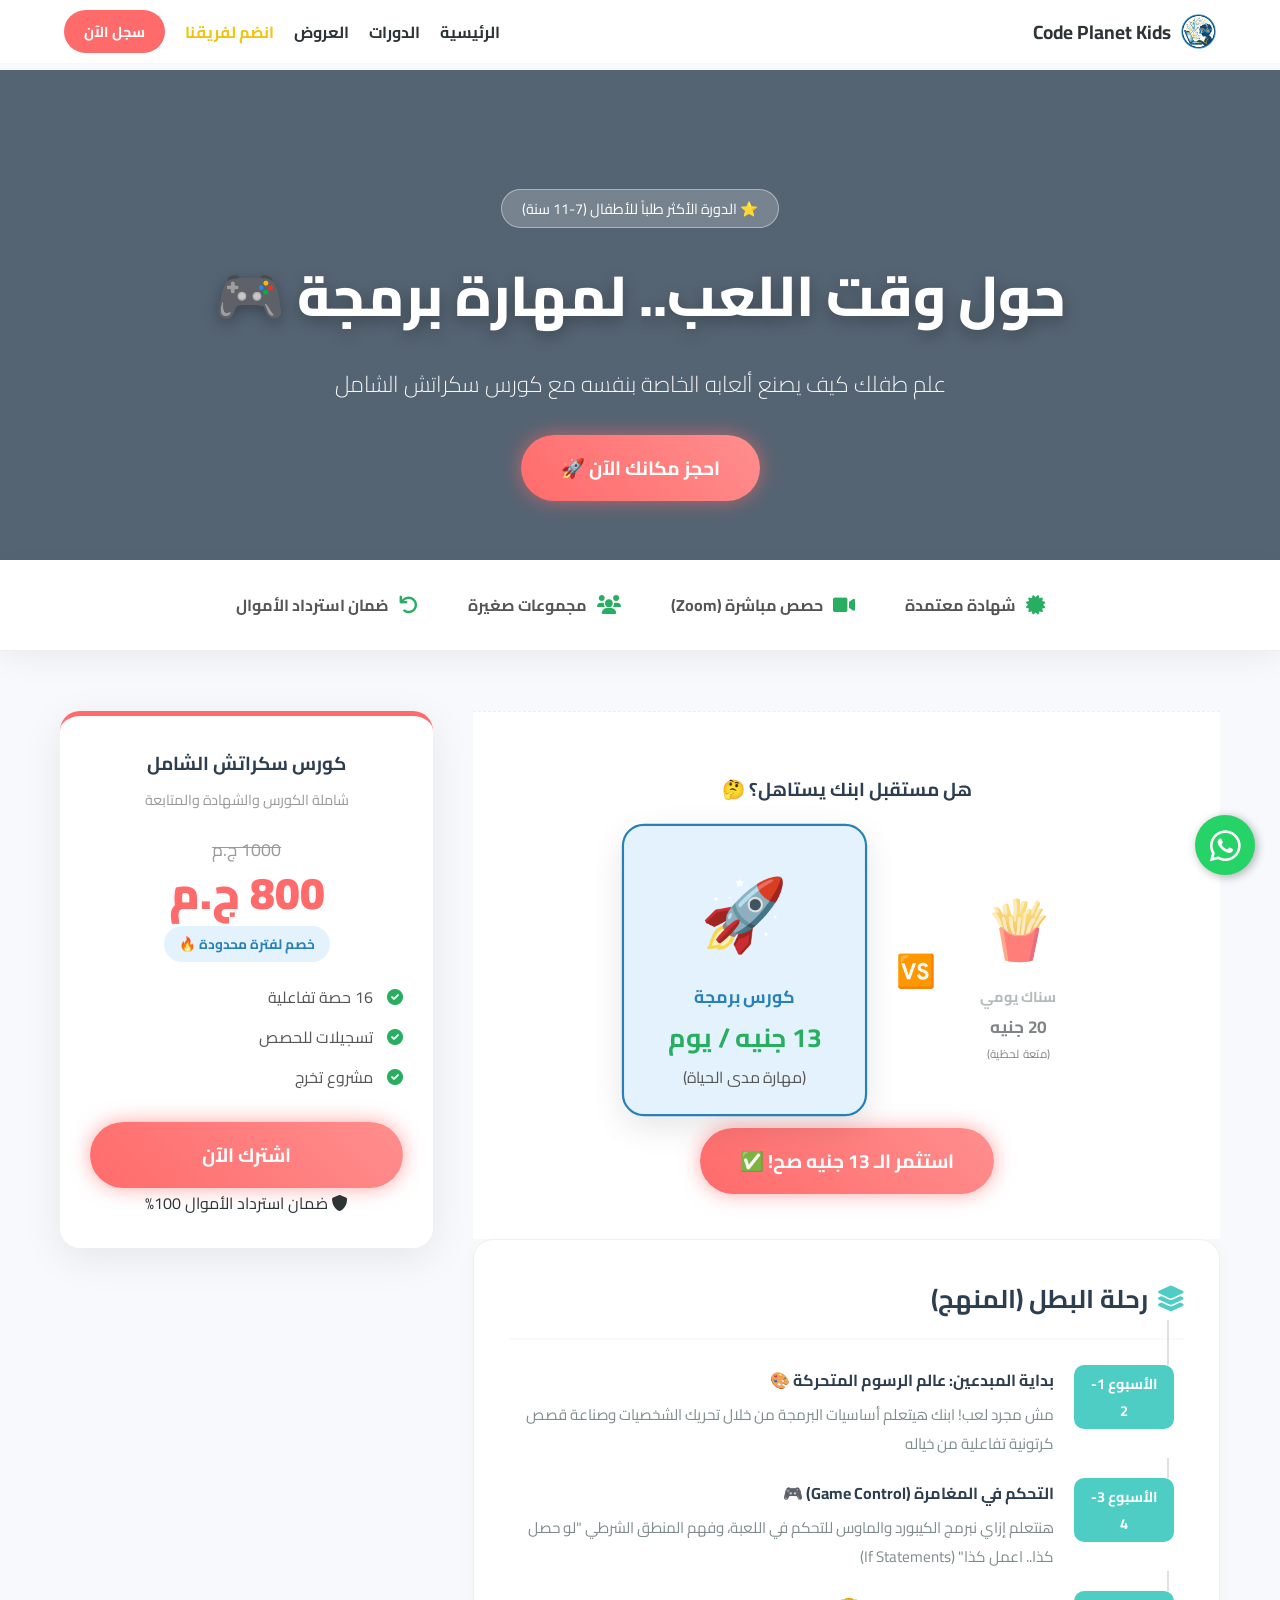
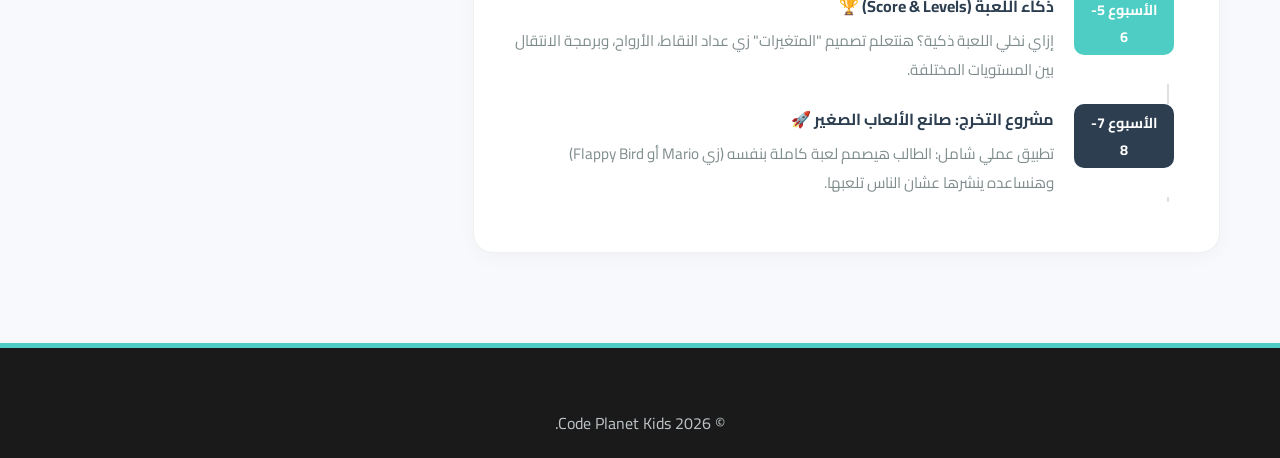
<file: course-1.html>
<!DOCTYPE html>
<html lang="ar">
<head>
    <link rel="icon" href="logo.png" type="image/png">
    <meta charset="UTF-8">
    <meta name="viewport" content="width=device-width, initial-scale=1.0">
    <title>سكراتش للأطفال | Code Planet Kids</title>
    <link rel="stylesheet" href="style.css">
    <link rel="stylesheet" href="https://cdnjs.cloudflare.com/ajax/libs/font-awesome/6.0.0/css/all.min.css">
    <style>
        /* --- Hero Section الاحترافي --- */
        .course-hero-banner { 
            position: relative; 
            min-height: 550px; 
            background: linear-gradient(rgba(44, 62, 80, 0.8), rgba(44, 62, 80, 0.8)), url('https://images.unsplash.com/photo-1516321318423-f06f85e504b3?ixlib=rb-1.2.1&auto=format&fit=crop&w=1920&q=80');
            background-size: cover;
            background-position: center;
            display: flex; 
            align-items: center; 
            justify-content: center; 
            color: white; 
            text-align: center; 
            padding: 100px 20px;
            clip-path: polygon(0 0, 100% 0, 100% 90%, 0 100%);
        }
        
        .hero-text h1 { font-size: 3.5rem; margin-bottom: 15px; font-weight: 800; text-shadow: 0 5px 15px rgba(0,0,0,0.3); }
        .hero-text p { font-size: 1.4rem; opacity: 0.95; margin-bottom: 30px; font-weight: 300; }
        
        .hero-buttons { display: flex; gap: 20px; justify-content: center; flex-wrap: wrap; }
        
        .btn-glow {
            background: linear-gradient(45deg, #FF6B6B, #ff8e8e);
            color: white; padding: 15px 40px; border-radius: 50px; 
            font-size: 1.2rem; font-weight: bold; text-decoration: none;
            box-shadow: 0 0 20px rgba(255, 107, 107, 0.6);
            transition: 0.3s; border: none; animation: pulse-btn 2s infinite;
        }
        .btn-glow:hover { transform: scale(1.05); box-shadow: 0 0 30px rgba(255, 107, 107, 0.8); }

        .btn-outline-light {
            border: 2px solid rgba(255,255,255,0.8); color: white;
            padding: 12px 30px; border-radius: 50px; font-weight: bold; text-decoration: none;
            transition: 0.3s; background: rgba(255,255,255,0.1);
        }
        .btn-outline-light:hover { background: white; color: #2c3e50; }

        @keyframes pulse-btn { 0% { box-shadow: 0 0 0 0 rgba(255, 107, 107, 0.7); } 70% { box-shadow: 0 0 0 15px rgba(255, 107, 107, 0); } 100% { box-shadow: 0 0 0 0 rgba(255, 107, 107, 0); } }

        /* --- شريط الثقة (Trust Bar) --- */
        .trust-bar {
            background: white; padding: 30px 0; margin-top: -60px; position: relative; z-index: 5;
            box-shadow: 0 10px 30px rgba(0,0,0,0.05); border-bottom: 1px solid #eee;
        }
        .trust-grid { display: flex; justify-content: center; gap: 50px; flex-wrap: wrap; }
        .trust-item { display: flex; align-items: center; gap: 10px; color: #555; font-weight: bold; }
        .trust-item i { color: #27ae60; font-size: 1.2rem; }

        /* --- اللعبة (Showcase) --- */
        .game-showcase {
            background: #f8f9fa; padding: 60px 20px; text-align: center; border-radius: 20px;
            margin: 40px 0; border: 2px dashed #e0e0e0;
        }
        .game-frame {
            border: 8px solid #2c3e50; border-radius: 15px; overflow: hidden;
            box-shadow: 0 20px 50px rgba(0,0,0,0.15); max-width: 700px; margin: 20px auto;
            background: black;
        }

        /* --- التخطيط (Layout) --- */
        .course-layout { display: grid; grid-template-columns: 2fr 1fr; gap: 40px; max-width: 1200px; margin: 60px auto; padding: 0 20px; align-items: start; }
        
        .content-card { background: white; padding: 35px; border-radius: 20px; box-shadow: 0 5px 20px rgba(0,0,0,0.03); margin-bottom: 30px; border: 1px solid #f0f0f0; }
        .section-head { font-size: 1.6rem; color: #2c3e50; margin-bottom: 25px; display: flex; align-items: center; gap: 10px; border-bottom: 2px solid #f7f9fc; padding-bottom: 15px; }
        
        .syllabus-box { display: flex; gap: 20px; margin-bottom: 20px; align-items: flex-start; }
        .week-badge { background: var(--secondary-color); color: white; padding: 5px 15px; border-radius: 10px; font-weight: bold; font-size: 0.9rem; min-width: 100px; text-align: center; }
        .week-content h4 { margin: 0 0 5px 0; color: #2c3e50; }
        .week-content p { margin: 0; color: #7f8c8d; font-size: 0.95rem; }

        /* --- الكارت الجانبي (بدون حركة Sticky) --- */
.sidebar-col { 
    /* شيلنا الـ sticky والـ top */
    position: static; 
    height: auto; 
}

.price-display { margin: 20px 0; }
        .old { text-decoration: line-through; color: #999; font-size: 1.1rem; }
        .new { font-size: 2.8rem; color: var(--primary-color); font-weight: 900; line-height: 1; display: block; margin-top: 5px; }
        .save-tag { background: #e3f2fd; color: #2980b9; padding: 5px 15px; border-radius: 50px; font-size: 0.85rem; font-weight: bold; display: inline-block; margin-top: 10px; }

.price-card { 
    background: white; 
    padding: 30px; 
    border-radius: 20px; 
    box-shadow: 0 10px 40px rgba(0,0,0,0.08); 
    text-align: center; 
    border-top: 5px solid var(--primary-color); 
}

        /* --- تحسينات الموبايل (Mobile Optimization) --- */
        @media (max-width: 768px) { 
            .menu-toggle { display: block; }
            nav#navbar { display: none; flex-direction: column; position: absolute; top: 70px; left: 0; width: 100%; background: white; padding: 20px; border-top: 1px solid #eee; box-shadow: 0 10px 10px rgba(0,0,0,0.1); }
            nav#navbar.active { display: flex; }
            
            .course-layout { grid-template-columns: 1fr; display: flex; flex-direction: column; } 
            .sidebar-col { width: 100%; margin-top: 40px; order: 2; }
            .content-col { order: 1; }
            
            /* --- التعديل الجذري لشكل المنهج في الموبايل --- */
            .syllabus-container { 
                padding-right: 25px; /* مساحة للخط الرمادي */
            }
            
            .syllabus-box { 
                flex-direction: column; /* الشارة فوق والكلام تحت */
                gap: 10px; 
                margin-bottom: 40px;
                position: relative;
            }

            /* تظبيط الشارة في الموبايل */
            .week-badge { 
                align-self: flex-start; /* تيجي على اليمين */
                font-size: 0.85rem; 
                padding: 5px 15px; 
                margin-bottom: 5px;
            }
            
            /* إلغاء المثلث الصغير في الموبايل عشان الشكل يبقى أنضف */
            .week-badge::after { display: none; }
            
            /* النقطة البيضاء نرفعها فوق شوية عشان تبقى جنب الشارة */
            .syllabus-box::before { top: 10px; right: -31px; }

            /* تظبيط النصوص */
            .week-content h4 { 
                font-size: 1.1rem; 
                line-height: 1.4; /* مسافة بين السطور */
            }
            .week-content p { 
                font-size: 0.95rem; 
                text-align: justify; /* يخلي الكلام متساوي من الجنبين */
                margin-left: 10px;
            }
            
            /* إصلاح تداخل العربي والإنجليزي */
            .week-content h4 span {
                display: block; /* يخلي الإنجليزي ينزل سطر لوحده لو طويل */
                font-size: 0.9em;
                color: #e67e22;
                margin-top: 3px;
            }
        }




    </style>
</head>
<body>
    
    <header>
        <div class="container header-content">
            <a href="index.html" class="logo"><img src="logo.png" alt="Logo"> Code Planet Kids</a>
            <div class="menu-toggle" onclick="toggleMenu()"><i class="fas fa-bars"></i></div>
            <nav id="navbar">
                <a href="index.html">الرئيسية</a>
                <a href="courses.html">الدورات</a>
                <a href="offers.html">العروض</a>
                <a href="jobs.html" style="color: #f1c40f;">انضم لفريقنا</a>
                <a href="register.html" class="cta-btn">سجل الآن</a>
            </nav>
        </div>
    </header>

    <!-- 1. الهيرو سكشن -->
    <div class="course-hero-banner">
        <div class="hero-text">
            <span style="background: rgba(255,255,255,0.2); padding: 5px 20px; border-radius: 50px; font-size: 0.9rem; margin-bottom: 15px; display: inline-block; border: 1px solid rgba(255,255,255,0.4);">
                ⭐ الدورة الأكثر طلباً للأطفال (7-11 سنة)
            </span>
            <h1>حول وقت اللعب.. لمهارة برمجة 🎮</h1>
            <p>علم طفلك كيف يصنع ألعابه الخاصة بنفسه مع كورس سكراتش الشامل</p>
            <div class="hero-buttons">
                <a href="register.html?plan=Scratch_Full_Course" class="btn-glow">احجز مكانك الآن 🚀</a>
            </div>
        </div>
    </div>

    <!-- 2. شريط الثقة -->
    <div class="trust-bar">
        <div class="container trust-grid">
            <div class="trust-item"><i class="fas fa-certificate"></i> شهادة معتمدة</div>
            <div class="trust-item"><i class="fas fa-video"></i> حصص مباشرة (Zoom)</div>
            <div class="trust-item"><i class="fas fa-users"></i> مجموعات صغيرة</div>
            <div class="trust-item"><i class="fas fa-undo"></i> ضمان استرداد الأموال</div>
        </div>
    </div>

    <main class="course-layout">
        
        <!-- العمود اليمين (المحتوى) -->
        <div class="content-col">
            
            <section style="padding: 60px 20px; background: #fff; text-align: center; border-top: 1px dashed #eee;">
                <h3 style="color: #2c3e50; margin-bottom: 30px;">هل مستقبل ابنك يستاهل؟ 🤔</h3>
                
                <div style="display: flex; justify-content: center; align-items: center; gap: 40px; flex-wrap: wrap;">
                    
                    <!-- المقارنة 1 -->
                    <div style="opacity: 0.6; transform: scale(0.9);">
                        <div style="font-size: 4rem;">🍟</div>
                        <h4 style="color: #7f8c8d;">سناك يومي</h4>
                        <p style="font-weight: bold; font-size: 1.2rem;">20 جنيه</p>
                        <p style="font-size: 0.8rem;">(متعة لحظية)</p>
                    </div>
            
                    <div style="font-size: 2rem; color: #2c3e50;">🆚</div>
            
                    <!-- المقارنة 2 (الكورس) -->
                    <div style="background: #e3f2fd; padding: 20px 40px; border-radius: 20px; border: 2px solid #2980b9; transform: scale(1.1); box-shadow: 0 10px 30px rgba(0,0,0,0.1);">
                        <div style="font-size: 4rem;">🚀</div>
                        <h4 style="color: #2980b9;">كورس برمجة</h4>
                        <p style="font-weight: bold; font-size: 1.5rem; color: #27ae60;">13 جنيه / يوم</p>
                        <p style="font-size: 0.9rem; color: #555;">(مهارة مدى الحياة)</p>
                    </div>
            
                </div>
            
                <div style="margin-top: 40px;">
                    <a href="register.html?plan=Scratch_Full_Course" class="btn-glow">استثمر الـ 13 جنيه صح! ✅</a>
                </div>
            </section>
            
            

            <!-- تفاصيل المنهج -->
            <div class="content-card">
                <h3 class="section-head"><i class="fas fa-layer-group" style="color: var(--secondary-color);"></i> رحلة البطل (المنهج)</h3>
                
                <div class="syllabus-box">
                    <div class="week-badge">الأسبوع 1-2</div>
                    <div class="week-content">
                        <h4>بداية المبدعين: عالم الرسوم المتحركة 🎨</h4>
                        <p>مش مجرد لعب! ابنك هيتعلم أساسيات البرمجة من خلال تحريك الشخصيات وصناعة قصص كرتونية تفاعلية من خياله</p>
                    </div>
                </div>

                <div class="syllabus-box">
                    <div class="week-badge">الأسبوع 3-4</div>
                    <div class="week-content">
                        <h4>التحكم في المغامرة (Game Control) 🎮</h4>
                        <p>هنتعلم إزاي نبرمج الكيبورد والماوس للتحكم في اللعبة، وفهم المنطق الشرطي "لو حصل كذا.. اعمل كذا" (If Statements)</p>
                    </div>
                </div>

                <div class="syllabus-box">
                    <div class="week-badge">الأسبوع 5-6</div>
                    <div class="week-content">
                        <h4>ذكاء اللعبة (Score & Levels) 🏆</h4>
                        <p>إزاي نخلي اللعبة ذكية؟ هنتعلم تصميم "المتغيرات" زي عداد النقاط، الأرواح، وبرمجة الانتقال بين المستويات المختلفة.</p>
                    </div>
                </div>

                <div class="syllabus-box">
                    <div class="week-badge" style="background: #2c3e50;">الأسبوع 7-8</div>
                    <div class="week-content">
                        <h4>مشروع التخرج: صانع الألعاب الصغير 🚀</h4>
                        <p>تطبيق عملي شامل: الطالب هيصمم لعبة كاملة بنفسه (زي Mario أو Flappy Bird) وهنساعده ينشرها عشان الناس تلعبها.</p>
                    </div>
                </div>
                               
                
            </div>

        </div>

        <!-- العمود الشمال (السعر والحجز) -->
        <div class="sidebar-col sticky-sidebar">
            <div class="price-card">
                <h3 style="color: #2c3e50; margin-bottom: 5px;">كورس سكراتش الشامل</h3>
                <p style="color: #999; font-size: 0.9rem;">شاملة الكورس والشهادة والمتابعة</p>
                
                <div class="price-display">
                    <span class="old">1000 ج.م</span>
                    <span class="new">800 ج.م</span>
                    <span class="save-tag">خصم لفترة محدودة 🔥</span>
                </div>

                <ul style="text-align: right; list-style: none; color: #555; margin-bottom: 30px;">
                    <li style="margin-bottom: 10px;"><i class="fas fa-check-circle" style="color: #27ae60; margin-left: 10px;"></i> 16 حصة تفاعلية</li>
                    <li style="margin-bottom: 10px;"><i class="fas fa-check-circle" style="color: #27ae60; margin-left: 10px;"></i> تسجيلات للحصص</li>
                    <li style="margin-bottom: 10px;"><i class="fas fa-check-circle" style="color: #27ae60; margin-left: 10px;"></i> مشروع تخرج</li>
                </ul>

                <a href="register.html?plan=Scratch_Full_Course" class="btn-glow" style="width: 100%; display: block; box-sizing: border-box;">اشترك الآن</a>
                
                <div class="guarantee-box">
                    <i class="fas fa-shield-alt"></i> ضمان استرداد الأموال 100%
                </div>
            </div>
        </div>

    </main>

    <a href="https://wa.me/201018953457" class="whatsapp-float" target="_blank"><i class="fab fa-whatsapp"></i></a>

    <footer class="site-footer">
        <div class="container"><p style="text-align: center; color: #bdc3c7;">© 2026 Code Planet Kids.</p></div>
    </footer>

    <script>
        function toggleMenu() { document.getElementById('navbar').classList.toggle('active'); }
        window.addEventListener("scroll", function() {
            var header = document.querySelector("header");
            if (window.scrollY > 50) header.style.boxShadow = "0 2px 10px rgba(0,0,0,0.1)";
            else header.style.boxShadow = "none";
        });
    </script>
</body>
</html>
</file>
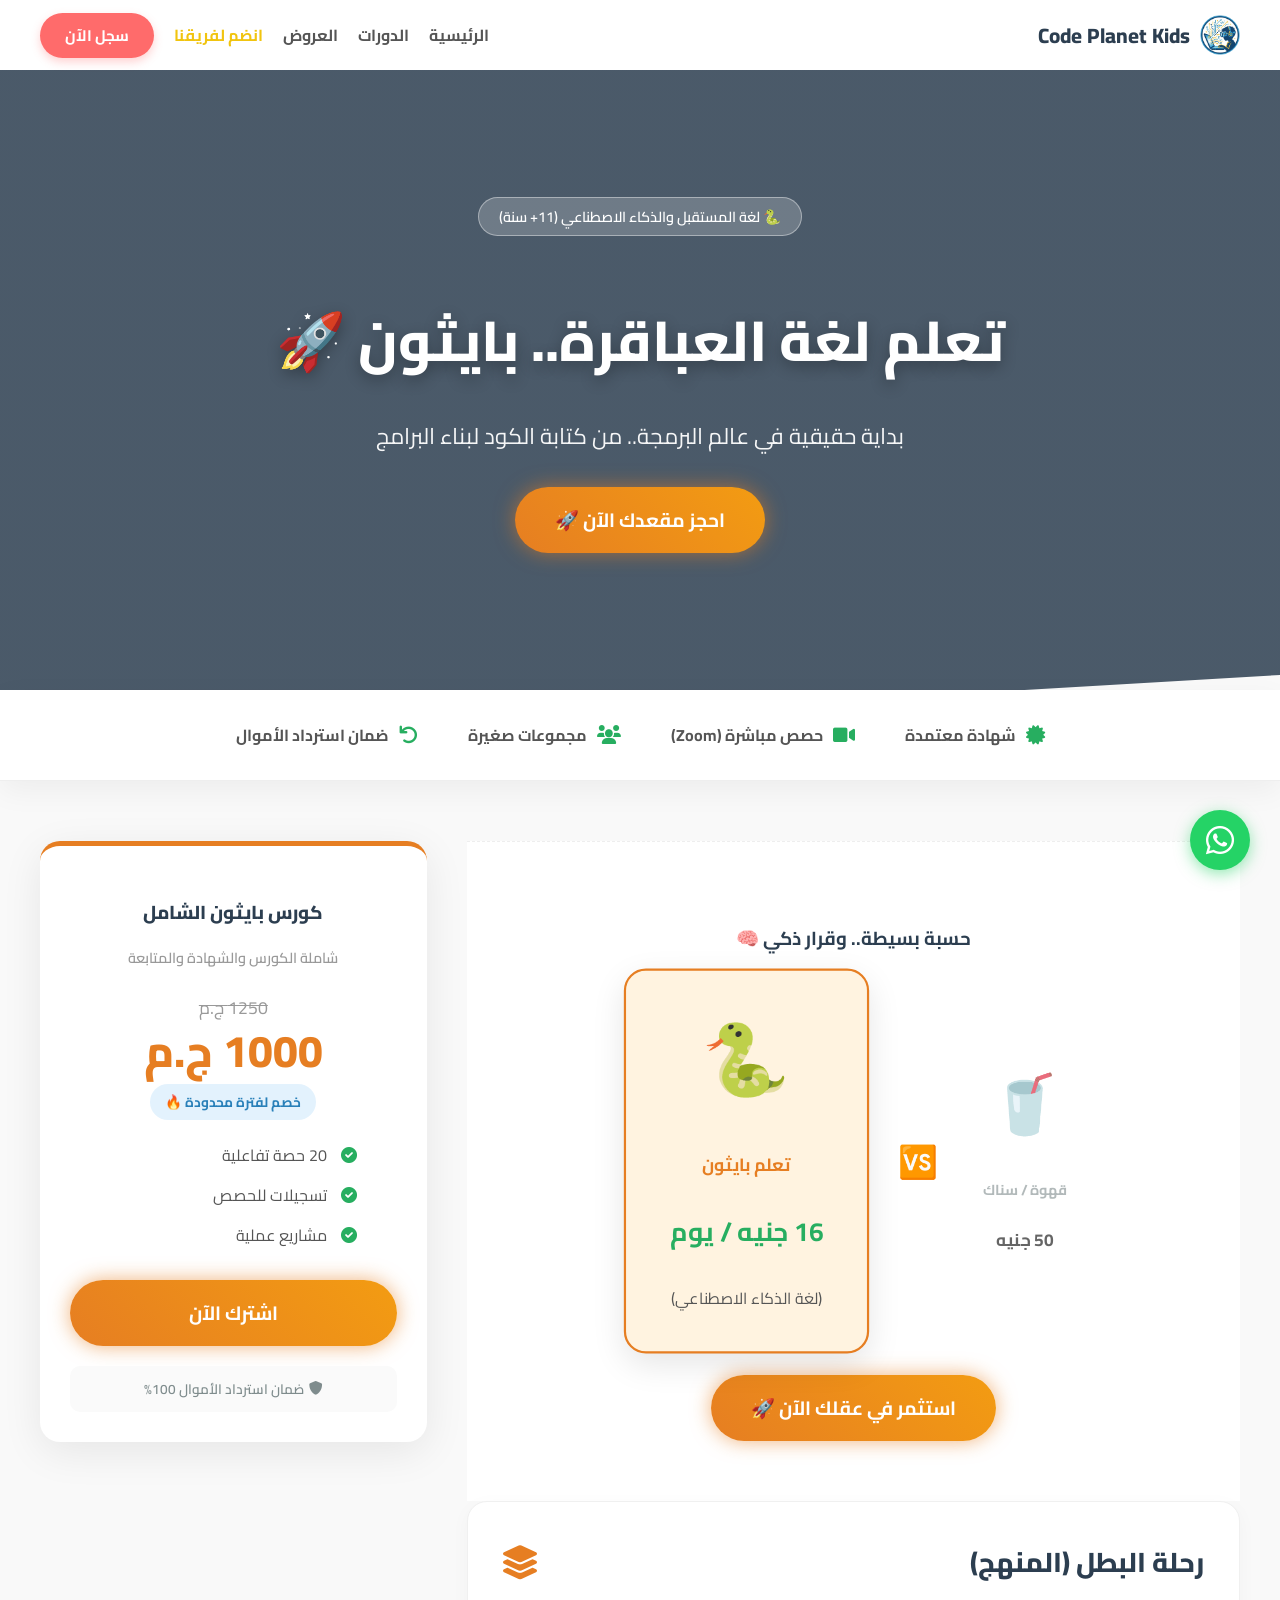
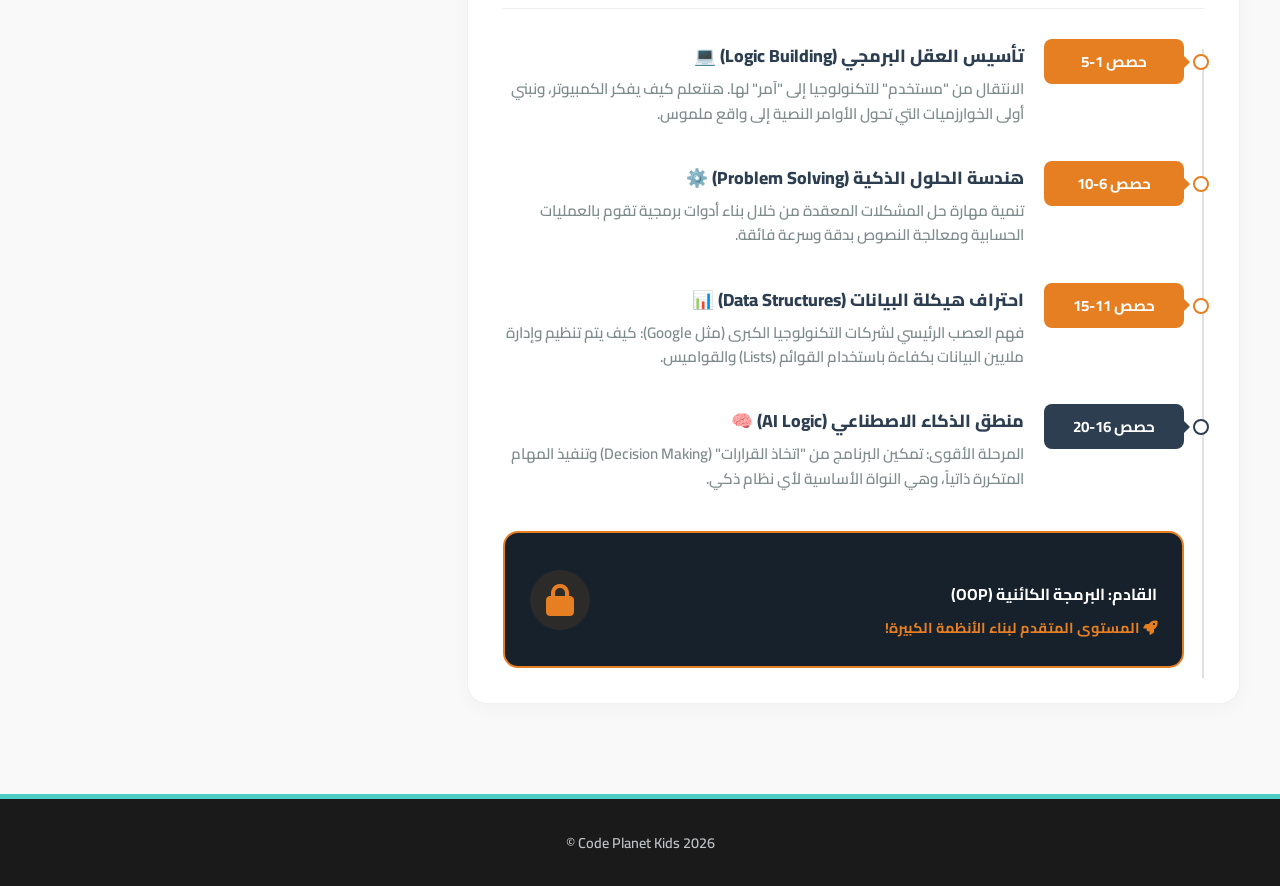
<file: course-python.html>
<!DOCTYPE html>
<html lang="ar" dir="rtl">
<head>
    <link rel="icon" href="logo.png" type="image/png">
    <meta charset="UTF-8">
    <meta name="viewport" content="width=device-width, initial-scale=1.0">
    <title>بايثون الاحترافية | Code Planet Kids</title>
    
    <!-- خط Cairo -->
    <link rel="preconnect" href="https://fonts.googleapis.com">
    <link rel="preconnect" href="https://fonts.gstatic.com" crossorigin>
    <link href="https://fonts.googleapis.com/css2?family=Cairo:wght@400;600;700;800&display=swap" rel="stylesheet">
    
    <link rel="stylesheet" href="https://cdnjs.cloudflare.com/ajax/libs/font-awesome/6.0.0/css/all.min.css">
    
    <style>
        :root {
            --primary-color: #e67e22; 
            --primary-light: #f39c12;
            --secondary-color: #2c3e50;
            --header-btn-color: #FF6B6B;
            --header-link-color: #555;
            
            --badge-orange: #e67e22;  
            --badge-dark: #2c3e50;    
            --box-bg-dark: #17212b;   
            --timeline-line: #e0e0e0;
            
            /* ألوان الفوتر والواتساب */
            --footer-bg: #1a1a1a;        
            --footer-border: #4ecdc4;    /* الشريط التركواز العلوي */
            --whatsapp-green: #25d366;   
            --whatsapp-glow: rgba(37, 211, 102, 0.5); 
        }

        body { margin: 0; font-family: 'Cairo', sans-serif; padding-top: 70px; background-color: #f9f9f9; }
        a { text-decoration: none; }
        .container { max-width: 1200px; margin: 0 auto; padding: 0 20px; }

        /* --- Header --- */
        header { background: #fff; position: fixed; top: 0; left: 0; width: 100%; z-index: 1000; box-shadow: 0 2px 10px rgba(0,0,0,0.05); height: 70px; display: flex; align-items: center; }
        .header-content { display: flex; justify-content: space-between; align-items: center; width: 100%; }
        .logo { font-size: 1.3rem; font-weight: 800; color: #2c3e50; display: flex; align-items: center; gap: 10px; }
        .logo img { height: 40px; }
        nav#navbar { display: flex; gap: 20px; align-items: center; }
        nav#navbar a { color: var(--header-link-color); font-weight: 700; font-size: 1rem; transition: 0.3s; padding: 5px 0; }
        nav#navbar a:hover { color: var(--header-btn-color); }
        nav#navbar .cta-btn { background: var(--header-btn-color) !important; color: white !important; padding: 8px 25px; border-radius: 50px; font-size: 0.95rem; font-weight: 700; box-shadow: 0 4px 10px rgba(255, 107, 107, 0.3); }
        nav#navbar .cta-btn:hover { background: #ff5252 !important; transform: translateY(-2px); }
        .menu-toggle { display: none; font-size: 1.5rem; cursor: pointer; color: #2c3e50; }

        /* --- Hero --- */
        .course-hero-banner { 
            position: relative; min-height: 550px; 
            background: linear-gradient(rgba(44, 62, 80, 0.85), rgba(44, 62, 80, 0.85)), url('https://images.unsplash.com/photo-1526379095098-d400fd0bf935?ixlib=rb-1.2.1&auto=format&fit=crop&w=1920&q=80');
            background-size: cover; background-position: center;
            display: flex; align-items: center; justify-content: center; 
            color: white; text-align: center; padding: 100px 20px;
            clip-path: polygon(0 0, 100% 0, 100% 90%, 0 100%); margin-top: -70px;
        }
        .hero-text h1 { font-size: 3.5rem; margin-bottom: 15px; font-weight: 800; text-shadow: 0 5px 15px rgba(0,0,0,0.3); }
        .hero-text p { font-size: 1.4rem; opacity: 0.95; margin-bottom: 30px; font-weight: 400; }
        .hero-buttons { display: flex; gap: 20px; justify-content: center; flex-wrap: wrap; }
        .btn-glow { background: linear-gradient(45deg, var(--primary-color), var(--primary-light)); color: white; padding: 15px 40px; border-radius: 50px; font-size: 1.2rem; font-weight: 700; box-shadow: 0 0 20px rgba(230, 126, 34, 0.6); transition: 0.3s; border: none; animation: pulse-btn 2s infinite; display: inline-block; }
        .btn-glow:hover { transform: scale(1.05); box-shadow: 0 0 30px rgba(230, 126, 34, 0.8); }
        .btn-outline-light { border: 2px solid rgba(255,255,255,0.8); color: white; padding: 12px 30px; border-radius: 50px; font-weight: 700; transition: 0.3s; background: rgba(255,255,255,0.1); display: inline-block; }
        .btn-outline-light:hover { background: white; color: #2c3e50; }
        @keyframes pulse-btn { 0% { box-shadow: 0 0 0 0 rgba(230, 126, 34, 0.7); } 70% { box-shadow: 0 0 0 15px rgba(230, 126, 34, 0); } 100% { box-shadow: 0 0 0 0 rgba(230, 126, 34, 0); } }

        /* --- Trust Bar --- */
        .trust-bar { background: white; padding: 30px 0; margin-top: -60px; position: relative; z-index: 5; box-shadow: 0 10px 30px rgba(0,0,0,0.05); border-bottom: 1px solid #eee; }
        .trust-grid { display: flex; justify-content: center; gap: 50px; flex-wrap: wrap; }
        .trust-item { display: flex; align-items: center; gap: 10px; color: #555; font-weight: 700; }
        .trust-item i { color: #27ae60; font-size: 1.2rem; }

        /* --- Layout --- */
        .course-layout { display: grid; grid-template-columns: 2fr 1fr; gap: 40px; max-width: 1200px; margin: 60px auto; padding: 0 20px; align-items: start; }
        .content-card { background: white; padding: 35px; border-radius: 20px; box-shadow: 0 5px 20px rgba(0,0,0,0.03); margin-bottom: 30px; border: 1px solid #f0f0f0; }

        /* --- Syllabus --- */
        .section-head { font-size: 1.7rem; color: #2c3e50; margin-bottom: 30px; display: flex; align-items: center; justify-content: space-between; border-bottom: 1px solid #eee; padding-bottom: 20px; font-weight: 800; }
        .section-head i { color: var(--badge-orange); }
        .syllabus-container { position: relative; padding-right: 20px; margin-top: 30px; }
        .syllabus-container::before { content: ''; position: absolute; top: 10px; right: 0; width: 2px; height: 100%; background: var(--timeline-line); z-index: 1; }
        .syllabus-box { display: flex; align-items: flex-start; margin-bottom: 35px; position: relative; gap: 20px; }
        .week-badge { background: var(--badge-orange); color: white; padding: 8px 20px; border-radius: 8px; font-weight: 700; font-size: 0.95rem; min-width: 100px; text-align: center; position: relative; z-index: 2; }
        .week-badge::after { content: ''; position: absolute; top: 50%; right: -6px; transform: translateY(-50%); border-width: 6px 0 6px 6px; border-style: solid; border-color: transparent transparent transparent var(--badge-orange); }
        .syllabus-box.dark-badge .week-badge { background: var(--badge-dark); }
        .syllabus-box.dark-badge .week-badge::after { border-color: transparent transparent transparent var(--badge-dark); }
        .syllabus-box::before { content: ''; position: absolute; right: -25px; top: 15px; width: 12px; height: 12px; background: white; border: 2px solid var(--badge-orange); border-radius: 50%; z-index: 2; }
        .syllabus-box.dark-badge::before { border-color: var(--badge-dark); }
        .week-content h4 { margin: 0 0 5px 0; color: #2c3e50; font-weight: 800; font-size: 1.1rem; }
        .week-content p { margin: 0; color: #7f8c8d; font-size: 0.95rem; line-height: 1.6; font-weight: 600; }

        /* --- Locked Level --- */
        a.locked-level { display: flex; align-items: center; justify-content: space-between; background: var(--box-bg-dark); border: 2px solid var(--badge-orange); border-radius: 15px; padding: 25px; margin-top: 40px; text-decoration: none; position: relative; z-index: 5; transition: 0.3s; flex-direction: row-reverse; }
        a.locked-level:hover { transform: translateY(-5px); box-shadow: 0 10px 30px rgba(230, 126, 34, 0.4); }
        a.locked-level .lock-icon { font-size: 2rem; color: var(--badge-orange); background: rgba(230, 126, 34, 0.1); width: 60px; height: 60px; display: flex; align-items: center; justify-content: center; border-radius: 50%; }

        /* --- Footer (Black with Teal Top) --- */
        .site-footer {
            background-color: var(--footer-bg);
            border-top: 5px solid var(--footer-border);
            padding: 30px 0;
            margin-top: 60px;
            color: #bdc3c7;
        }
        .site-footer p { margin: 0; text-align: center; font-weight: 600; font-size: 0.9rem; }

        /* --- WhatsApp Button (Right Bottom) --- */
        .whatsapp-float {
            position: fixed; 
            bottom: 30px; 
            right: 30px; /* على اليمين كما طلبت */
            background: var(--whatsapp-green); 
            color: white; 
            width: 60px; height: 60px; 
            border-radius: 50%; 
            display: flex; align-items: center; justify-content: center; 
            font-size: 32px; 
            box-shadow: 0 4px 15px var(--whatsapp-glow); 
            z-index: 1000; transition: 0.3s;
        }
        .whatsapp-float:hover { transform: scale(1.1); box-shadow: 0 6px 20px var(--whatsapp-glow); }

        /* --- Game & Sidebar --- */
        .game-showcase { background: #f8f9fa; padding: 60px 20px; text-align: center; border-radius: 20px; margin: 40px 0; border: 2px dashed #e0e0e0; }
        .game-frame { border: 8px solid #2c3e50; border-radius: 15px; overflow: hidden; max-width: 600px; margin: 20px auto; background: black; }
        .sidebar-col { position: static; height: auto; }
        .price-card { background: white; padding: 30px; border-radius: 20px; box-shadow: 0 10px 40px rgba(0,0,0,0.08); text-align: center; border-top: 5px solid var(--primary-color); }
        .price-display { margin: 20px 0; }
        .old { text-decoration: line-through; color: #999; font-size: 1.1rem; }
        .new { font-size: 2.8rem; color: var(--primary-color); font-weight: 800; line-height: 1; display: block; margin-top: 5px; }
        .save-tag { background: #e3f2fd; color: #2980b9; padding: 5px 15px; border-radius: 50px; font-size: 0.85rem; font-weight: 700; display: inline-block; margin-top: 10px; }
        .guarantee-box { margin-top: 20px; font-size: 0.85rem; color: #7f8c8d; display: flex; align-items: center; justify-content: center; gap: 5px; background: #fafafa; padding: 10px; border-radius: 10px; font-weight: 600; }
        
                /* --- تحسينات الموبايل (Mobile Optimization) --- */
                @media (max-width: 768px) { 
            .menu-toggle { display: block; }
            nav#navbar { display: none; flex-direction: column; position: absolute; top: 70px; left: 0; width: 100%; background: white; padding: 20px; border-top: 1px solid #eee; box-shadow: 0 10px 10px rgba(0,0,0,0.1); }
            nav#navbar.active { display: flex; }
            
            .course-layout { grid-template-columns: 1fr; display: flex; flex-direction: column; } 
            .sidebar-col { width: 100%; margin-top: 40px; order: 2; }
            .content-col { order: 1; }
            
            /* --- التعديل الجذري لشكل المنهج في الموبايل --- */
            .syllabus-container { 
                padding-right: 25px; /* مساحة للخط الرمادي */
            }
            
            .syllabus-box { 
                flex-direction: column; /* الشارة فوق والكلام تحت */
                gap: 10px; 
                margin-bottom: 40px;
                position: relative;
            }

            /* تظبيط الشارة في الموبايل */
            .week-badge { 
                align-self: flex-start; /* تيجي على اليمين */
                font-size: 0.85rem; 
                padding: 5px 15px; 
                margin-bottom: 5px;
            }
            
            /* إلغاء المثلث الصغير في الموبايل عشان الشكل يبقى أنضف */
            .week-badge::after { display: none; }
            
            /* النقطة البيضاء نرفعها فوق شوية عشان تبقى جنب الشارة */
            .syllabus-box::before { top: 10px; right: -31px; }

            /* تظبيط النصوص */
            .week-content h4 { 
                font-size: 1.1rem; 
                line-height: 1.4; /* مسافة بين السطور */
            }
            .week-content p { 
                font-size: 0.95rem; 
                text-align: justify; /* يخلي الكلام متساوي من الجنبين */
                margin-left: 10px;
            }
            
            /* إصلاح تداخل العربي والإنجليزي */
            .week-content h4 span {
                display: block; /* يخلي الإنجليزي ينزل سطر لوحده لو طويل */
                font-size: 0.9em;
                color: #e67e22;
                margin-top: 3px;
            }
        }

        canvas#game-board { width: 100%; height: auto; display: block; }
    </style>
</head>
<body>

<header>
    <div class="container header-content">
        <a href="index.html" class="logo"><img src="logo.png" alt="Logo"> Code Planet Kids</a>
        <div class="menu-toggle" onclick="toggleMenu()"><i class="fas fa-bars"></i></div>
        <nav id="navbar">
            <a href="index.html">الرئيسية</a>
            <a href="courses.html">الدورات</a>
            <a href="offers.html">العروض</a>
            <a href="jobs.html" style="color: #f1c40f;">انضم لفريقنا</a>
            <a href="register.html" class="cta-btn">سجل الآن</a>
        </nav>
    </div>
</header>

<div class="course-hero-banner">
    <div class="hero-text">
        <span style="background: rgba(255,255,255,0.2); padding: 5px 20px; border-radius: 50px; font-size: 0.9rem; margin-bottom: 15px; display: inline-block; border: 1px solid rgba(255,255,255,0.4); font-weight: 600;">
            🐍 لغة المستقبل والذكاء الاصطناعي (11+ سنة)
        </span>
        <h1>تعلم لغة العباقرة.. بايثون 🚀</h1>
        <p>بداية حقيقية في عالم البرمجة.. من كتابة الكود لبناء البرامج</p>
        <div class="hero-buttons">
            <a href="register.html?plan=Python_Basics" class="btn-glow">احجز مقعدك الآن 🚀</a>
        </div>
    </div>
</div>

<div class="trust-bar">
    <div class="container trust-grid">
        <div class="trust-item"><i class="fas fa-certificate"></i> شهادة معتمدة</div>
        <div class="trust-item"><i class="fas fa-video"></i> حصص مباشرة (Zoom)</div>
        <div class="trust-item"><i class="fas fa-users"></i> مجموعات صغيرة</div>
        <div class="trust-item"><i class="fas fa-undo"></i> ضمان استرداد الأموال</div>
    </div>
</div>

<main class="course-layout">
    <div class="content-col">
        <!-- Game Section -->
        <section style="padding: 60px 20px; background: #fff; text-align: center; border-top: 1px dashed #eee;">
            <h3 style="color: #2c3e50; margin-bottom: 30px;">حسبة بسيطة.. وقرار ذكي 🧠</h3>
            
            <div style="display: flex; justify-content: center; align-items: center; gap: 40px; flex-wrap: wrap;">
                
                <div style="opacity: 0.6; transform: scale(0.9);">
                    <div style="font-size: 4rem;">🥤</div>
                    <h4 style="color: #7f8c8d;">قهوة / سناك</h4>
                    <p style="font-weight: bold; font-size: 1.2rem;">50 جنيه</p>
                </div>
        
                <div style="font-size: 2rem; color: #2c3e50;">🆚</div>
        
                <div style="background: #fff3e0; padding: 20px 40px; border-radius: 20px; border: 2px solid #e67e22; transform: scale(1.1); box-shadow: 0 10px 30px rgba(0,0,0,0.1);">
                    <div style="font-size: 4rem;">🐍</div>
                    <h4 style="color: #e67e22;">تعلم بايثون</h4>
                    <p style="font-weight: bold; font-size: 1.5rem; color: #27ae60;">16 جنيه / يوم</p>
                    <p style="font-size: 0.9rem; color: #555;">(لغة الذكاء الاصطناعي)</p>
                </div>
        
            </div>
        
            <div style="margin-top: 40px;">
                <a href="register.html?plan=Python_Basics" class="btn-glow">استثمر في عقلك الآن 🚀</a>
            </div>
        </section>
        
                <!-- المنهج (النسخة الاحترافية عالية التأثير) -->
                <div class="content-card">
                    <div class="section-head">
                        <span>رحلة البطل (المنهج)</span>
                        <i class="fas fa-layer-group fa-lg"></i>
                    </div>
                    
                    <div class="syllabus-container">
                        <!-- المرحلة 1 -->
                        <div class="syllabus-box">
                            <div class="week-badge">حصص 1-5</div>
                            <div class="week-content">
                                <h4>تأسيس العقل البرمجي (Logic Building) 💻</h4>
                                <p>الانتقال من "مستخدم" للتكنولوجيا إلى "آمر" لها. هنتعلم كيف يفكر الكمبيوتر، ونبني أولى الخوارزميات التي تحول الأوامر النصية إلى واقع ملموس.</p>
                            </div>
                        </div>
                        
                        <!-- المرحلة 2 -->
                        <div class="syllabus-box">
                            <div class="week-badge">حصص 6-10</div>
                            <div class="week-content">
                                <h4>هندسة الحلول الذكية (Problem Solving) ⚙️</h4>
                                <p>تنمية مهارة حل المشكلات المعقدة من خلال بناء أدوات برمجية تقوم بالعمليات الحسابية ومعالجة النصوص بدقة وسرعة فائقة.</p>
                            </div>
                        </div>
                        
                        <!-- المرحلة 3 -->
                        <div class="syllabus-box">
                            <div class="week-badge">حصص 11-15</div>
                            <div class="week-content">
                                <h4>احتراف هيكلة البيانات (Data Structures) 📊</h4>
                                <p>فهم العصب الرئيسي لشركات التكنولوجيا الكبرى (مثل Google): كيف يتم تنظيم وإدارة ملايين البيانات بكفاءة باستخدام القوائم (Lists) والقواميس.</p>
                            </div>
                        </div>
                        
                        <!-- المرحلة 4 -->
                        <div class="syllabus-box dark-badge">
                            <div class="week-badge">حصص 16-20</div>
                            <div class="week-content">
                                <h4>منطق الذكاء الاصطناعي (AI Logic) 🧠</h4>
                                <p>المرحلة الأقوى: تمكين البرنامج من "اتخاذ القرارات" (Decision Making) وتنفيذ المهام المتكررة ذاتياً، وهي النواة الأساسية لأي نظام ذكي.</p>
                            </div>
                        </div>
        
                        <!-- الصندوق المقفول -->
                        <a class='locked-level' href='https://codeplanetkids4.netlify.app/course-python-oop'> 
                            <div class="lock-icon"><i class="fas fa-lock"></i></div> 
                            <div> 
                                <h4 style="color: white; margin-bottom: 5px;">القادم: البرمجة الكائنية (OOP)</h4> 
                                <p style="margin: 0; font-size: 0.9rem; color: #e67e22; font-weight: bold;"><i class="fas fa-rocket"></i> المستوى المتقدم لبناء الأنظمة الكبيرة!</p> 
                            </div> 
                        </a> 
        
                    </div>
                </div>
        
    </div>

    <div class="sidebar-col">
        <div class="price-card">
            <h3 style="color: #2c3e50; margin-bottom: 5px; font-weight: 800;">كورس بايثون الشامل</h3>
            <p style="color: #999; font-size: 0.9rem; font-weight: 600;">شاملة الكورس والشهادة والمتابعة</p>
            <div class="price-display">
                <span class="old">1250 ج.م</span>
                <span class="new">1000 ج.م</span>
                <span class="save-tag">خصم لفترة محدودة 🔥</span>
            </div>
            <ul style="text-align: right; list-style: none; color: #555; margin-bottom: 30px;">
                <li style="margin-bottom: 10px;"><i class="fas fa-check-circle" style="color: #27ae60; margin-left: 10px;"></i> 20 حصة تفاعلية</li>
                <li style="margin-bottom: 10px;"><i class="fas fa-check-circle" style="color: #27ae60; margin-left: 10px;"></i> تسجيلات للحصص</li>
                <li style="margin-bottom: 10px;"><i class="fas fa-check-circle" style="color: #27ae60; margin-left: 10px;"></i> مشاريع عملية</li>
            </ul>
            <a href="register.html?plan=Python_Basics" class="btn-glow" style="width: 100%; display: block; box-sizing: border-box;">اشترك الآن</a>
            <div class="guarantee-box">
                <i class="fas fa-shield-alt"></i> ضمان استرداد الأموال 100%
            </div>
        </div>
    </div>
</main>

<a href="https://wa.me/201018953457" class="whatsapp-float" target="_blank"><i class="fab fa-whatsapp"></i></a>

<footer class="site-footer">
    <div class="container"><p>Code Planet Kids 2026 ©</p></div>
</footer>

<script>
    function toggleMenu() { document.getElementById('navbar').classList.toggle('active'); }
    window.addEventListener("scroll", function() {
        var header = document.querySelector("header");
        if (header) {
            if (window.scrollY > 50) header.style.boxShadow = "0 2px 10px rgba(0,0,0,0.1)";
            else header.style.boxShadow = "none";
        }
    });

    const canvas = document.getElementById("game-board");
    const ctx = canvas.getContext("2d");
    const scoreEl = document.getElementById("score");
    let box = 20;
    let snake = [{x: 200, y: 200}];
    let food = {x: 0, y: 0};
    let dx = box; let dy = 0;
    let score = 0;
    let gameLoop;

    function startGame() {
        if (gameLoop) clearInterval(gameLoop);
        snake = [{x: 200, y: 200}];
        dx = box; dy = 0;
        score = 0;
        scoreEl.innerText = score;
        createFood();
        gameLoop = setInterval(update, 150);
        window.addEventListener("keydown", function(e) {
            if([32, 37, 38, 39, 40].indexOf(e.keyCode) > -1) e.preventDefault();
        }, false);
    }

    function createFood() {
        food.x = Math.floor(Math.random() * (canvas.width/box)) * box;
        food.y = Math.floor(Math.random() * (canvas.height/box)) * box;
    }

    function update() {
        const head = {x: snake[0].x + dx, y: snake[0].y + dy};
        if (head.x < 0 || head.x >= canvas.width || head.y < 0 || head.y >= canvas.height) {
            alert("Game Over! Score: " + score);
            clearInterval(gameLoop);
            return;
        }
        snake.unshift(head);
        if (Math.abs(head.x - food.x) < 2 && Math.abs(head.y - food.y) < 2) { 
            score += 10; scoreEl.innerText = score; createFood();
        } else {
            if (head.x === food.x && head.y === food.y) { score += 10; scoreEl.innerText = score; createFood(); } 
            else { snake.pop(); }
        }
        draw();
    }

    function draw() {
        ctx.fillStyle = "black";
        ctx.fillRect(0, 0, canvas.width, canvas.height);
        ctx.fillStyle = "#e74c3c";
        ctx.fillRect(food.x, food.y, box-2, box-2);
        ctx.fillStyle = "#2ecc71";
        snake.forEach(part => ctx.fillRect(part.x, part.y, box-2, box-2));
    }

    document.addEventListener("keydown", changeDirection);
    function changeDirection(event) {
        const LEFT = 37; const RIGHT = 39; const UP = 38; const DOWN = 40;
        if (event.keyCode === LEFT && dx !== box) { dx = -box; dy = 0; }
        if (event.keyCode === UP && dy !== box) { dx = 0; dy = -box; }
        if (event.keyCode === RIGHT && dx !== -box) { dx = box; dy = 0; }
        if (event.keyCode === DOWN && dy !== -box) { dx = 0; dy = box; }
    }
</script>

</body>
</html>
</file>
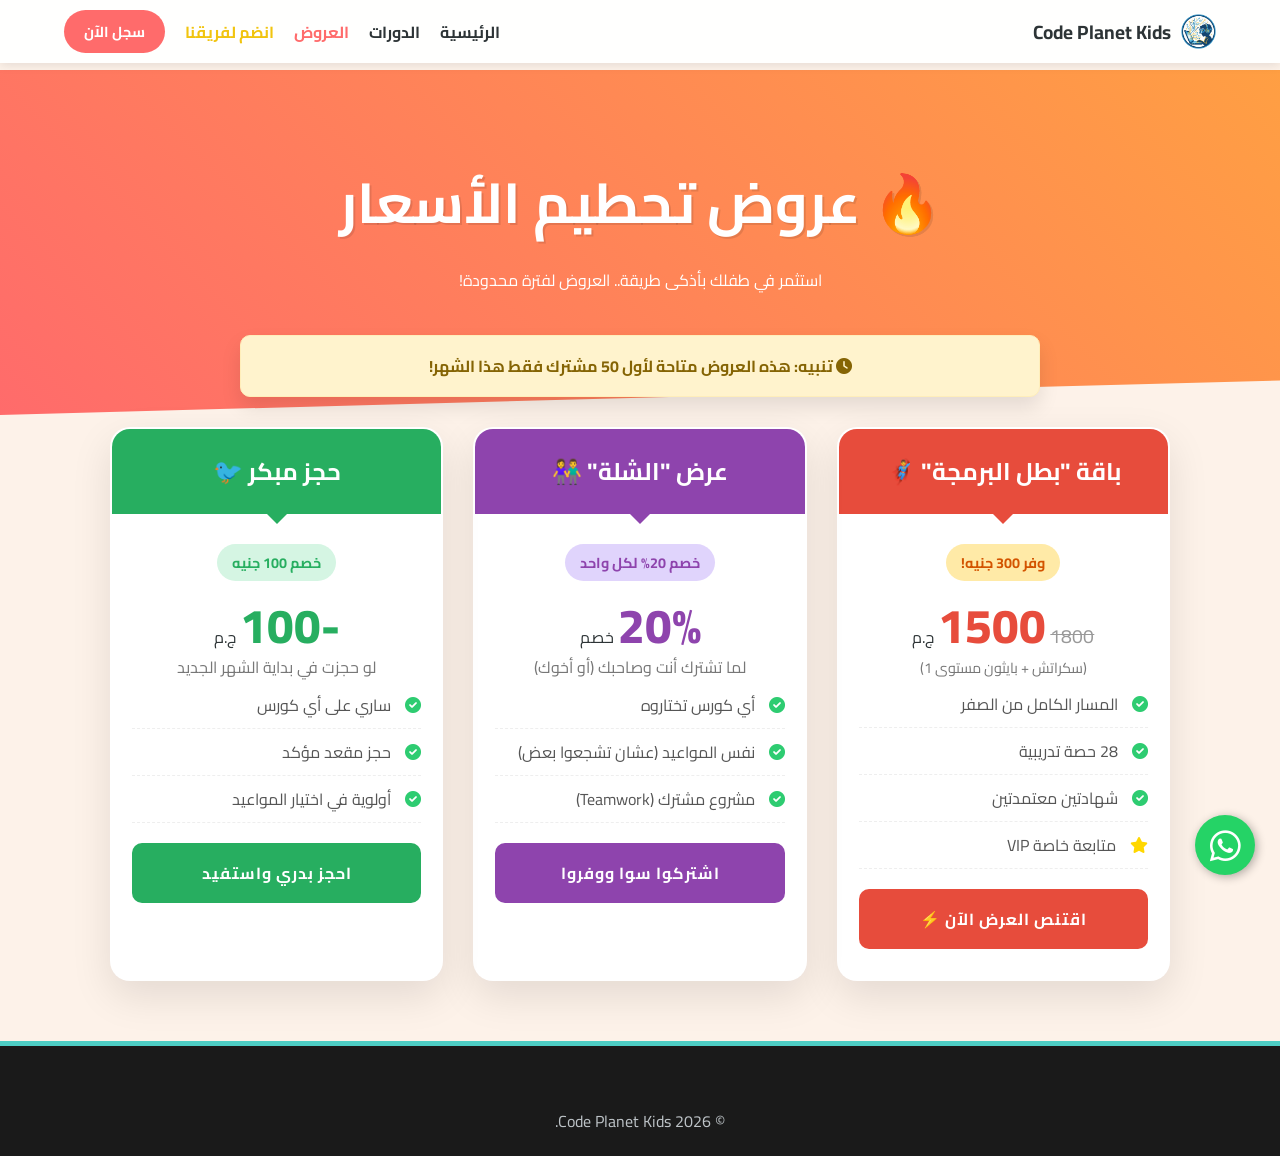
<file: offers.html>
<!DOCTYPE html>
<html lang="ar">
<head>
    <link rel="icon" href="logo.png" type="image/png">
    <meta charset="UTF-8">
    <meta name="viewport" content="width=device-width, initial-scale=1.0">
    <title>عروض حصرية | Code Planet Kids</title>
    <link rel="stylesheet" href="style.css">
    <link rel="stylesheet" href="https://cdnjs.cloudflare.com/ajax/libs/font-awesome/6.0.0/css/all.min.css">
    <style>
        body { background-color: #fdf2e9; }
        
        .offers-hero { 
            background: linear-gradient(45deg, #FF6B6B, #ff9f43); 
            padding: 80px 20px 120px; 
            text-align: center; 
            color: white; 
            clip-path: polygon(0 0, 100% 0, 100% 90%, 0 100%); 
        }
        .offers-hero h1 { font-size: 3.5rem; text-shadow: 2px 2px 0 rgba(0,0,0,0.1); margin-bottom: 10px; }
        
        /* شريط التنبيه الأصفر (المعدل) */
        .urgent-bar {
            background: #fff3cd; 
            color: #856404; 
            padding: 15px; 
            text-align: center;
            border-radius: 10px; 
            margin: -80px auto 30px; /* نرفعه فوق الكروت */
            font-weight: bold;
            border: 1px solid #ffeeba;
            max-width: 800px;
            position: relative;
            z-index: 10; /* عشان يظهر فوق */
            box-shadow: 0 10px 20px rgba(0,0,0,0.1);
        }

        .deals-container {
            max-width: 1100px; 
            margin: 0 auto 50px; 
            padding: 0 20px;
            display: grid; 
            grid-template-columns: repeat(auto-fit, minmax(300px, 1fr)); 
            gap: 30px;
        }

        /* كارت العرض */
        .hot-deal-card {
            background: white; border-radius: 20px; overflow: hidden;
            box-shadow: 0 15px 40px rgba(0,0,0,0.1); position: relative;
            transition: 0.3s; border: 2px solid transparent;
        }
        .hot-deal-card:hover { transform: translateY(-10px); border-color: #FF6B6B; }

        /* شريط العنوان */
        .deal-header {
            padding: 20px; text-align: center; color: white;
            font-weight: bold; font-size: 1.5rem; position: relative;
        }
        
        .bg-red { background: #e74c3c; }
        .bg-purple { background: #8e44ad; }
        .bg-green { background: #27ae60; }

        /* المثلث اللي نازل */
        .deal-header::after {
            content: ''; position: absolute; bottom: -10px; left: 50%; transform: translateX(-50%);
            border-left: 10px solid transparent; border-right: 10px solid transparent;
            border-top: 10px solid;
        }
        .bg-red::after { border-top-color: #e74c3c; }
        .bg-purple::after { border-top-color: #8e44ad; }
        .bg-green::after { border-top-color: #27ae60; }

        .deal-body { padding: 30px 20px; text-align: center; }
        
        .old-price { text-decoration: line-through; color: #999; font-size: 1.2rem; }
        .new-price { font-size: 3rem; font-weight: 800; color: #2c3e50; line-height: 1; margin: 10px 0; }
        .save-badge { background: #ffeaa7; color: #d35400; padding: 5px 15px; border-radius: 20px; font-weight: bold; font-size: 0.9rem; display: inline-block; margin-bottom: 20px; }

        .features { list-style: none; text-align: right; margin-bottom: 20px; }
        .features li { padding: 8px 0; border-bottom: 1px dashed #eee; color: #555; }
        .features li i { color: #2ecc71; margin-left: 10px; }

        .btn-claim {
            display: block; width: 100%; padding: 15px; border-radius: 10px;
            text-decoration: none; font-weight: bold; color: white;
            text-transform: uppercase; letter-spacing: 1px; transition: 0.3s;
        }
        .btn-claim:hover { filter: brightness(1.1); transform: scale(1.02); }
    </style>
</head>
<body>
    
    <header>
        <div class="container header-content">
            <a href="index.html" class="logo"><img src="logo.png" alt="Logo"> Code Planet Kids</a>
            <div class="menu-toggle" onclick="toggleMenu()"><i class="fas fa-bars"></i></div>
            <nav id="navbar">
                <a href="index.html">الرئيسية</a>
                <a href="courses.html">الدورات</a>
                <a href="offers.html" style="color: var(--primary-color);">العروض</a>
                <a href="jobs.html" style="color: #f1c40f;">انضم لفريقنا</a>
                <a href="register.html" class="cta-btn">سجل الآن</a>
            </nav>
        </div>
    </header>

    <div class="offers-hero">
        <h1>🔥 عروض تحطيم الأسعار</h1>
        <p>استثمر في طفلك بأذكى طريقة.. العروض لفترة محدودة!</p>
    </div>

    <main class="container">
        
        <!-- الشريط الأصفر (بقى ظاهر تماماً دلوقتي) -->
        <div class="urgent-bar">
            <i class="fas fa-clock"></i> تنبيه: هذه العروض متاحة لأول 50 مشترك فقط هذا الشهر!
        </div>

        <div class="deals-container">
            
            <!-- عرض 1: الباقة الشاملة -->
            <div class="hot-deal-card">
                <div class="deal-header bg-red">باقة "بطل البرمجة" 🦸‍♂️</div>
                <div class="deal-body">
                    <span class="save-badge">وفر 300 جنيه!</span>
                    <div>
                        <span class="old-price">1800</span>
                        <span class="new-price" style="color: #e74c3c;">1500</span> ج.م
                    </div>
                    <p style="color: #777; font-size: 0.9rem;">(سكراتش + بايثون مستوى 1)</p>
                    <ul class="features">
                        <li><i class="fas fa-check-circle"></i> المسار الكامل من الصفر</li>
                        <li><i class="fas fa-check-circle"></i> 28 حصة تدريبية</li>
                        <li><i class="fas fa-check-circle"></i> شهادتين معتمدتين</li>
                        <li><i class="fas fa-star" style="color: gold;"></i> متابعة خاصة VIP</li>
                    </ul>
                    <a href="register.html?plan=عرض_بطل_البرمجة_1500" class="btn-claim bg-red">اقتنص العرض الآن ⚡</a>
                </div>
            </div>

            <!-- عرض 2: الأصحاب -->
            <div class="hot-deal-card">
                <div class="deal-header bg-purple">عرض "الشلة" 👫</div>
                <div class="deal-body">
                    <span class="save-badge" style="background: #e0d4fc; color: #8e44ad;">خصم 20% لكل واحد</span>
                    <div>
                        <span class="new-price" style="color: #8e44ad;">20%</span> خصم
                    </div>
                    <p style="color: #777;">لما تشترك أنت وصاحبك (أو أخوك)</p>
                    <ul class="features">
                        <li><i class="fas fa-check-circle"></i> أي كورس تختاروه</li>
                        <li><i class="fas fa-check-circle"></i> نفس المواعيد (عشان تشجعوا بعض)</li>
                        <li><i class="fas fa-check-circle"></i> مشروع مشترك (Teamwork)</li>
                    </ul>
                    <a href="register.html?plan=عرض_الشلة_20_خصم" class="btn-claim bg-purple">اشتركوا سوا ووفروا</a>
                </div>
            </div>

            <!-- عرض 3: الدفع المبكر -->
            <div class="hot-deal-card">
                <div class="deal-header bg-green">حجز مبكر 🐦</div>
                <div class="deal-body">
                    <span class="save-badge" style="background: #d5f5e3; color: #27ae60;">خصم 100 جنيه</span>
                    <div>
                        <span class="new-price" style="color: #27ae60;">-100</span> ج.م
                    </div>
                    <p style="color: #777;">لو حجزت في بداية الشهر الجديد</p>
                    <ul class="features">
                        <li><i class="fas fa-check-circle"></i> ساري على أي كورس</li>
                        <li><i class="fas fa-check-circle"></i> حجز مقعد مؤكد</li>
                        <li><i class="fas fa-check-circle"></i> أولوية في اختيار المواعيد</li>
                    </ul>
                    <a href="register.html?plan=عرض_الحجز_المبكر" class="btn-claim bg-green">احجز بدري واستفيد</a>
                </div>
            </div>

        </div>
    </main>

    <a href="https://wa.me/201018953457" class="whatsapp-float" target="_blank"><i class="fab fa-whatsapp"></i></a>

    <footer class="site-footer">
        <div class="container"><p style="text-align: center; color: #bdc3c7;">© 2026 Code Planet Kids.</p></div>
    </footer>

    <script>
        function toggleMenu() { document.getElementById('navbar').classList.toggle('active'); }
    </script>
</body>
</html>
</file>
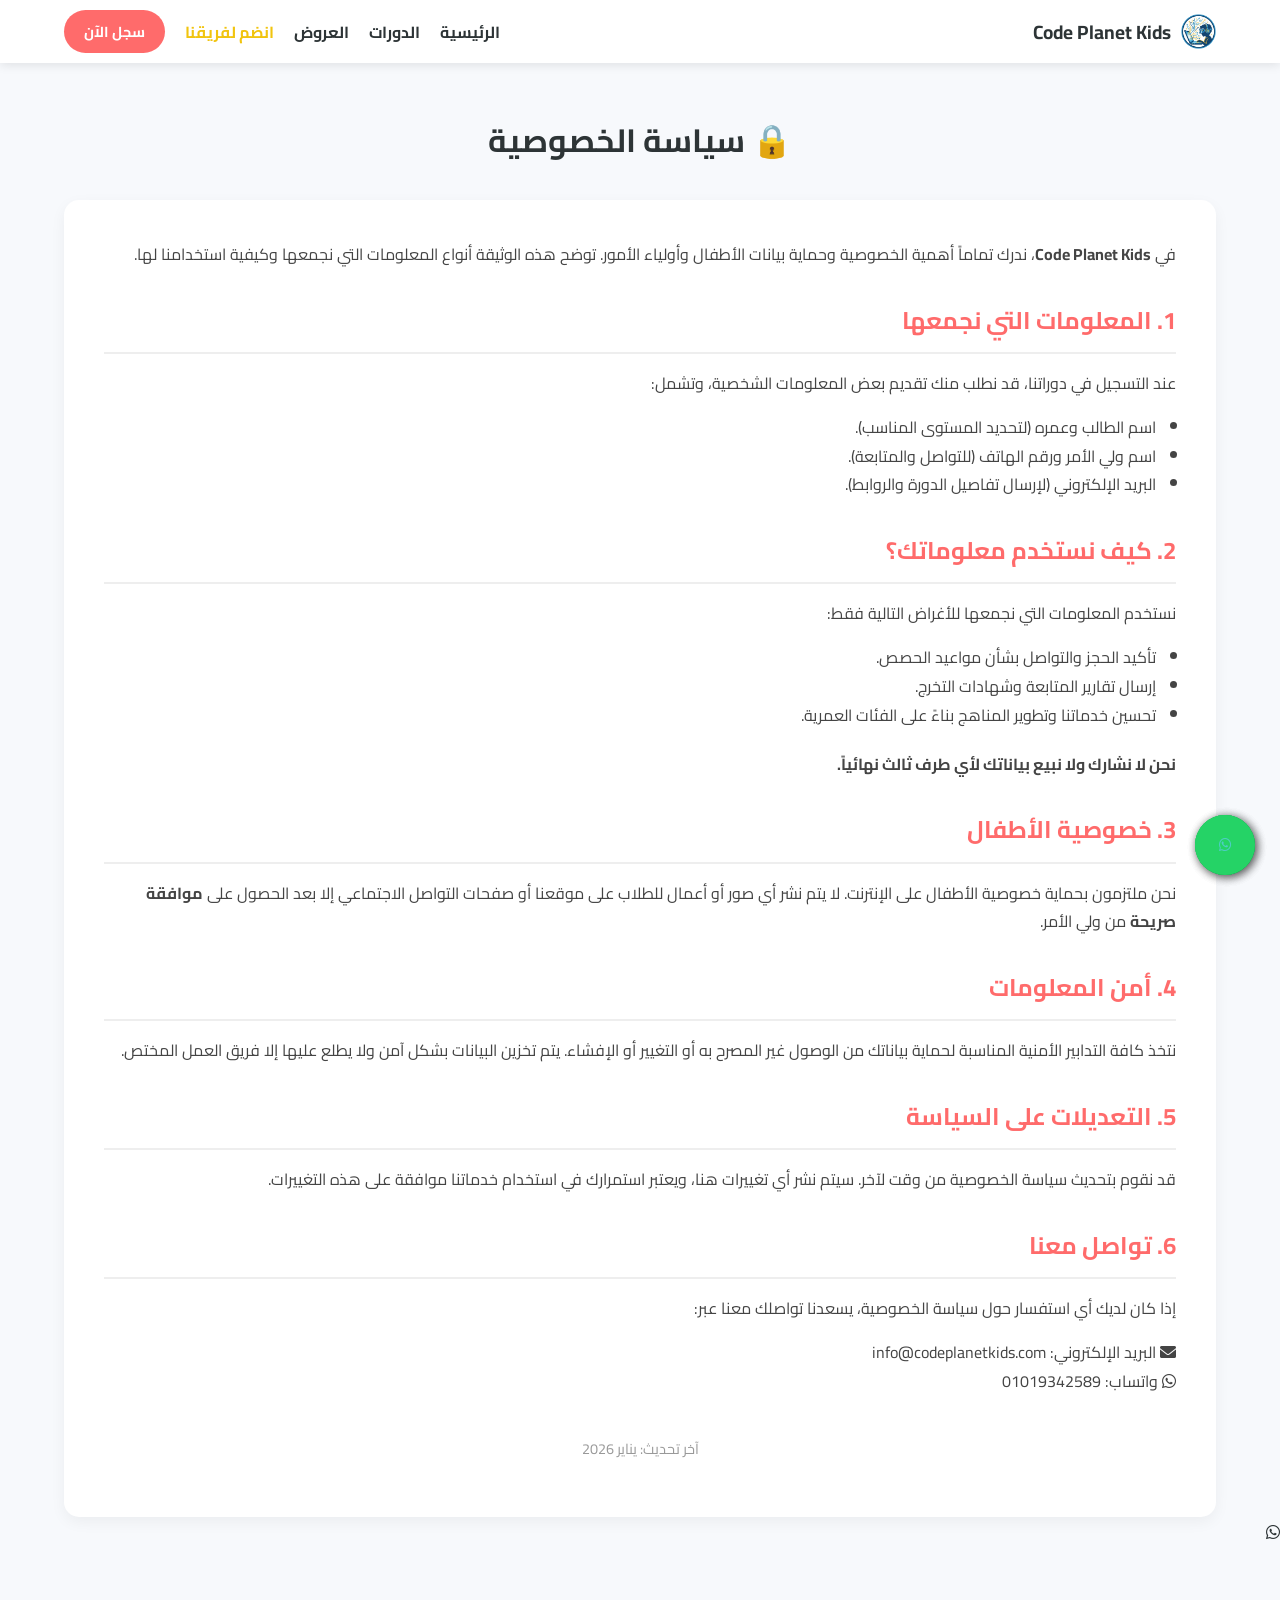
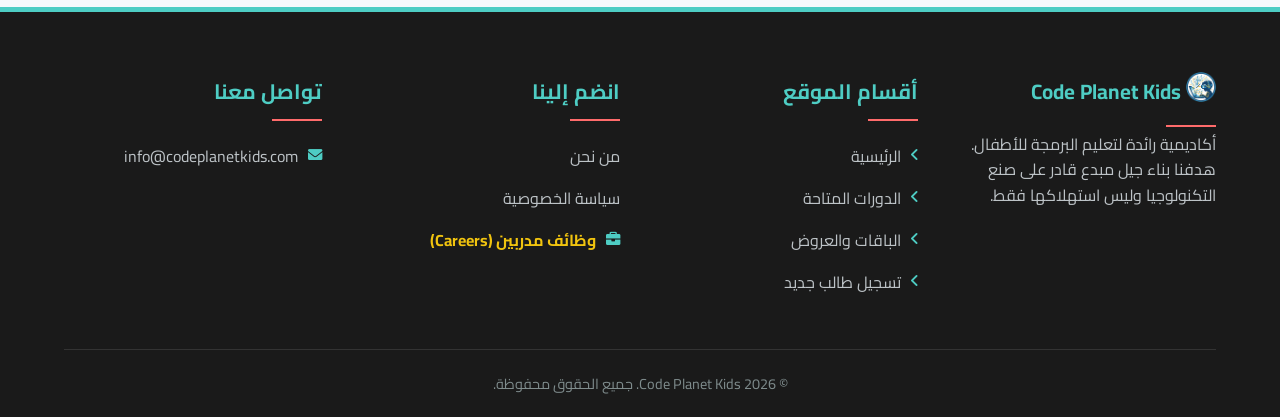
<file: privacy.html>
<!DOCTYPE html>
<html lang="ar">
<head>
    <meta charset="UTF-8">
    <meta name="viewport" content="width=device-width, initial-scale=1.0">
    <title>سياسة الخصوصية | Code Planet Kids</title>
    <link rel="stylesheet" href="style.css">
    <link rel="icon" href="logo.png" type="image/png">
    <link rel="stylesheet" href="https://cdnjs.cloudflare.com/ajax/libs/font-awesome/6.0.0/css/all.min.css">
    <style>
        .policy-content {
            background: white;
            padding: 40px;
            border-radius: 15px;
            box-shadow: 0 5px 15px rgba(0,0,0,0.05);
            line-height: 1.8;
            color: #444;
        }
        .policy-content h2 {
            color: var(--primary-color);
            margin-top: 30px;
            margin-bottom: 15px;
            font-size: 1.5rem;
            border-bottom: 2px solid #eee;
            padding-bottom: 10px;
        }
        .policy-content p {
            margin-bottom: 15px;
        }
        .policy-content ul {
            margin-right: 20px;
            margin-bottom: 20px;
        }
    </style>
<header>
    <div class="container header-content">
        <a href="index.html" class="logo">
            <img src="logo.png" alt="Logo">
            Code Planet Kids
        </a>
        <div class="menu-toggle" onclick="toggleMenu()"><i class="fas fa-bars"></i></div>
        <nav id="navbar">
            <a href="index.html">الرئيسية</a>
            <a href="courses.html">الدورات</a>
            <a href="offers.html">العروض</a>
            <!-- الرابط الجديد -->
            <a href="jobs.html" style="color: #f1c40f;">انضم لفريقنا</a> 
            <a href="register.html" class="cta-btn">سجل الآن</a>
        </nav>
    </div>
</header>
<!-- زر واتساب العائم -->
<a href="https://wa.me/201019342589" class="whatsapp-float" target="_blank">
    <i class="fab fa-whatsapp"></i>
</a>

<!-- ستايل الزر -->
<style>
    .whatsapp-float {
        position: fixed;
        bottom: 25px;
        right: 25px;
        background-color: #25d366;
        color: white;
        width: 60px;
        height: 60px;
        border-radius: 50%;
        text-align: center;
        font-size: 35px;
        box-shadow: 2px 2px 10px rgba(0,0,0,0.3);
        z-index: 9999;
        display: flex;
        align-items: center;
        justify-content: center;
        text-decoration: none;
        transition: all 0.3s ease;
        animation: pulse 2s infinite;
    }

    .whatsapp-float:hover {
        background-color: #128c7e;
        transform: scale(1.1);
    }

    @keyframes pulse {
        0% { box-shadow: 0 0 0 0 rgba(37, 211, 102, 0.7); }
        70% { box-shadow: 0 0 0 15px rgba(37, 211, 102, 0); }
        100% { box-shadow: 0 0 0 0 rgba(37, 211, 102, 0); }
    }
</style>


<!-- ستايل الزر (ممكن تحطه في style.css مرة واحدة وخلاص) -->
<style>
    .whatsapp-float {
        position: fixed;
        bottom: 25px;
        right: 25px;
        background-color: #25d366;
        color: white;
        width: 60px;
        height: 60px;
        border-radius: 50%;
        text-align: center;
        font-size: 35px;
        box-shadow: 2px 2px 10px rgba(0,0,0,0.3);
        z-index: 9999; /* عشان يظهر فوق أي حاجة */
        display: flex;
        align-items: center;
        justify-content: center;
        text-decoration: none;
        transition: all 0.3s ease;
        animation: pulse 2s infinite;
    }

    .whatsapp-float:hover {
        background-color: #128c7e;
        transform: scale(1.1);
    }

    /* أنيميشن النبض عشان يلفت الانتباه */
    @keyframes pulse {
        0% { box-shadow: 0 0 0 0 rgba(37, 211, 102, 0.7); }
        70% { box-shadow: 0 0 0 15px rgba(37, 211, 102, 0); }
        100% { box-shadow: 0 0 0 0 rgba(37, 211, 102, 0); }
    }
</style>

<!-- كود تشغيل القائمة (ضيفه قبل قفلة الـ body في كل صفحة أو مرة واحدة في الفوتر) -->
<script>
    function toggleMenu() {
        const nav = document.getElementById('navbar');
        nav.classList.toggle('active');
    }
</script>


    <main class="container" style="margin-top: 40px;">
        <h1 style="text-align: center; margin-bottom: 30px;">🔒 سياسة الخصوصية</h1>
        
        <div class="policy-content">
            <p>
                في <strong>Code Planet Kids</strong>، ندرك تماماً أهمية الخصوصية وحماية بيانات الأطفال وأولياء الأمور. توضح هذه الوثيقة أنواع المعلومات التي نجمعها وكيفية استخدامنا لها.
            </p>
            <h2>1. المعلومات التي نجمعها</h2>
            <p>عند التسجيل في دوراتنا، قد نطلب منك تقديم بعض المعلومات الشخصية، وتشمل:</p>
            <ul>
                <li>اسم الطالب وعمره (لتحديد المستوى المناسب).</li>
                <li>اسم ولي الأمر ورقم الهاتف (للتواصل والمتابعة).</li>
                <li>البريد الإلكتروني (لإرسال تفاصيل الدورة والروابط).</li>
            </ul>
            <h2>2. كيف نستخدم معلوماتك؟</h2>
            <p>نستخدم المعلومات التي نجمعها للأغراض التالية فقط:</p>
            <ul>
                <li>تأكيد الحجز والتواصل بشأن مواعيد الحصص.</li>
                <li>إرسال تقارير المتابعة وشهادات التخرج.</li>
                <li>تحسين خدماتنا وتطوير المناهج بناءً على الفئات العمرية.</li>
            </ul>
            <p><strong>نحن لا نشارك ولا نبيع بياناتك لأي طرف ثالث نهائياً.</strong></p>
            <h2>3. خصوصية الأطفال</h2>
            <p>
                نحن ملتزمون بحماية خصوصية الأطفال على الإنترنت. لا يتم نشر أي صور أو أعمال للطلاب على موقعنا أو صفحات التواصل الاجتماعي إلا بعد الحصول على <strong>موافقة صريحة</strong> من ولي الأمر.
            </p>
            <h2>4. أمن المعلومات</h2>
            <p>
                نتخذ كافة التدابير الأمنية المناسبة لحماية بياناتك من الوصول غير المصرح به أو التغيير أو الإفشاء. يتم تخزين البيانات بشكل آمن ولا يطلع عليها إلا فريق العمل المختص.
            </p>
            <h2>5. التعديلات على السياسة</h2>
            <p>
                قد نقوم بتحديث سياسة الخصوصية من وقت لآخر. سيتم نشر أي تغييرات هنا، ويعتبر استمرارك في استخدام خدماتنا موافقة على هذه التغييرات.
            </p>
            <h2>6. تواصل معنا</h2>
            <p>إذا كان لديك أي استفسار حول سياسة الخصوصية، يسعدنا تواصلك معنا عبر:</p>
            <p>
                <i class="fas fa-envelope"></i> البريد الإلكتروني: info@codeplanetkids.com <br>
                <i class="fab fa-whatsapp"></i> واتساب: 01019342589
            </p>
            <div style="text-align: center; margin-top: 40px;">
                <p style="font-size: 0.9rem; color: #999;">آخر تحديث: يناير 2026</p>
            </div>
        </div>
    </main>

    <a href="https://wa.me/201018953457" class="whatsapp-float" target="_blank"><i class="fab fa-whatsapp"></i></a>
    <i class="fab fa-whatsapp"></i>
    </a>

    <footer class="site-footer">
        <div class="container">
            <div class="footer-content">
                <div style="text-align: right;">
                    <h3 style="margin-bottom: 5px;">
                        <a href="index.html" style="text-decoration: none; color: var(--secondary-color);">
                            <img src="logo.png" style="height: 30px; vertical-align: middle;"> Code Planet Kids
                        </a>
                    </h3>
                    <p style="color: #bdc3c7; line-height: 1.6;">
                        أكاديمية رائدة لتعليم البرمجة للأطفال. هدفنا بناء جيل مبدع قادر على صنع التكنولوجيا وليس استهلاكها فقط.
                    </p>
                    <div class="social-icons" style="margin-top: 20px;">
                         <!--<a href="#"><i class="fab fa-facebook-f"></i></a>
                        <a href="#"><i class="fab fa-instagram"></i></a>
                        <a href="#"><i class="fab fa-youtube"></i></a>-->
                    </div>
                </div>
                <div class="footer-col">
                    <h3>أقسام الموقع</h3>
                    <ul class="footer-links">
                        <li><a href="index.html"><i class="fas fa-angle-left"></i> الرئيسية</a></li>
                        <li><a href="courses.html"><i class="fas fa-angle-left"></i> الدورات المتاحة</a></li>
                        <li><a href="offers.html"><i class="fas fa-angle-left"></i> الباقات والعروض</a></li>
                        <li><a href="register.html"><i class="fas fa-angle-left"></i> تسجيل طالب جديد</a></li>
                    </ul>
                </div>
                <div class="footer-col">
                    <h3>انضم إلينا</h3>
                    <ul class="footer-links">
                        <li><a href="about.html">من نحن</a></li>
                        <li><a href="privacy.html" style="color: #bdc3c7; text-decoration: none; transition: 0.3s;">سياسة الخصوصية</a></li>
                        <li>
                            <a href="jobs.html" style="color: #f1c40f; font-weight: bold;">
                                <i class="fas fa-briefcase"></i> وظائف مدربين (Careers)
                            </a>
                        </li>
                    </ul>
                </div>
                <div class="footer-col">
                    <h3>تواصل معنا</h3>
                    <ul class="footer-links">
                        <a href="https://wa.me/201018953457" class="whatsapp-float" target="_blank"><i class="fab fa-whatsapp"></i></a>
                        <li><a href="mailto:info@codeplanetkids.com"><i class="fas fa-envelope"></i> info@codeplanetkids.com</a></li>
                    </ul>
                </div>
            </div>
            <div class="footer-bottom">
                <p>© 2026 Code Planet Kids. جميع الحقوق محفوظة.</p>
               
            </div>
        </div>
    </footer>
</body>
</html>
</file>
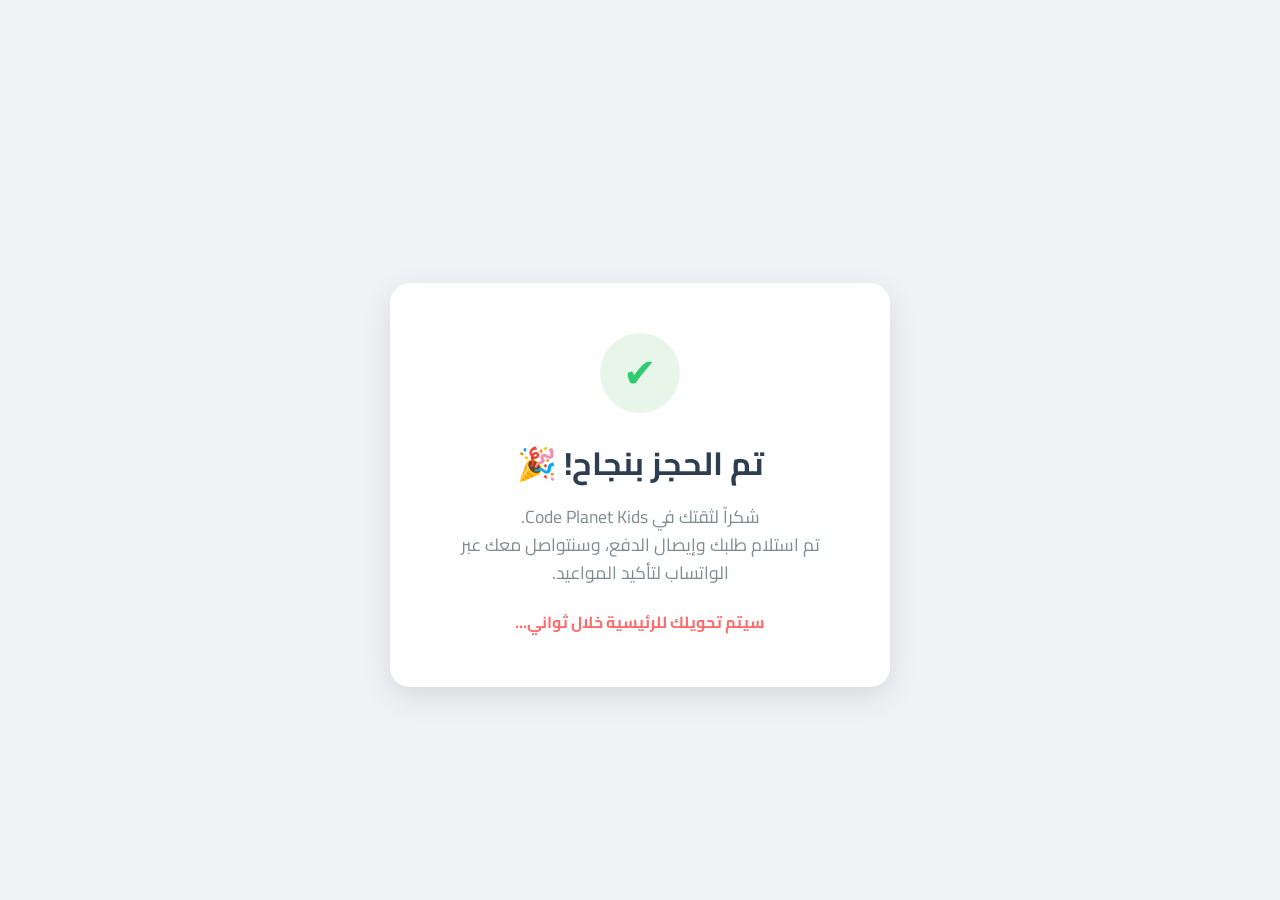
<file: thankyou.html>
<!DOCTYPE html>
<html lang="ar">
<head>
    <meta charset="UTF-8">
    <meta http-equiv="refresh" content="5;url=index.html"> <!-- يرجع للرئيسية بعد 5 ثواني -->
    <title>شكراً لك | Code Planet Kids</title>
    <link rel="stylesheet" href="style.css">
    <style>
        body {
            background-color: #f0f2f5;
            display: flex;
            justify-content: center;
            align-items: center;
            height: 100vh;
            text-align: center;
            font-family: 'Cairo', sans-serif;
        }
        .thank-card {
            background: white;
            padding: 50px;
            border-radius: 20px;
            box-shadow: 0 10px 30px rgba(0,0,0,0.1);
            max-width: 500px;
            animation: popUp 0.5s ease;
        }
        .icon-circle {
            width: 80px; height: 80px; background: #e8f5e9; color: #2ecc71;
            border-radius: 50%; font-size: 40px; display: flex;
            align-items: center; justify-content: center; margin: 0 auto 20px;
        }
        h1 { color: #2c3e50; margin-bottom: 10px; }
        p { color: #7f8c8d; font-size: 1.1rem; line-height: 1.6; }
        .timer { color: var(--primary-color); font-weight: bold; margin-top: 20px; display: block; }
        @keyframes popUp { from { transform: scale(0.8); opacity: 0; } to { transform: scale(1); opacity: 1; } }
    </style>
</head>
<body>
    <div class="thank-card">
        <div class="icon-circle">✔</div>
        <h1>تم الحجز بنجاح! 🎉</h1>
        <p>شكراً لثقتك في Code Planet Kids.<br>تم استلام طلبك وإيصال الدفع، وسنتواصل معك عبر الواتساب لتأكيد المواعيد.</p>
        <span class="timer">سيتم تحويلك للرئيسية خلال ثواني...</span>
    </div>
    <script>
        window.onload = function() {
    // 1. كود تحديد رابط صفحة الشكر أوتوماتيكياً
    // بيجيب رابط المجلد الحالي ويضيف عليه thankyou.html
    const currentUrl = window.location.href;
    const folderUrl = currentUrl.substring(0, currentUrl.lastIndexOf('/'));
    document.getElementById('next-redirect').value = folderUrl + "/thankyou.html";

    // 2. باقي الكود القديم بتاعك (استقبال العروض وتحديث الفاتورة)
    // ... (سيب باقي الكود زي ما هو) ...
    const urlParams = new URLSearchParams(window.location.search);
    // ... إلخ
}

    </script>
</body>
</html>
</file>
<file: style.css>
@import url('https://fonts.googleapis.com/css2?family=Cairo:wght@400;700&display=swap');

:root {
    --primary-color: #FF6B6B;
    --secondary-color: #4ECDC4;
    --text-color: #2D3436;
    --white: #ffffff;
}

* {
    margin: 0;
    padding: 0;
    box-sizing: border-box;
    font-family: 'Cairo', sans-serif;
}

body {
    background-color: #f7f9fc;
    color: var(--text-color);
    direction: rtl;
    padding-top: 70px; /* عشان الهيدر الثابت */
}

.container {
    width: 90%;
    max-width: 1200px;
    margin: auto;
}

/* --- الهيدر المتطور --- */
header {
    background-color: rgba(255, 255, 255, 0.95);
    padding: 10px 0;
    box-shadow: 0 2px 10px rgba(0,0,0,0.1);
    position: fixed;
    top: 0;
    left: 0;
    width: 100%;
    z-index: 1000;
    backdrop-filter: blur(10px);
}

.header-content {
    display: flex;
    justify-content: space-between;
    align-items: center;
    position: relative;
}

.logo {
    font-size: 1.2rem;
    font-weight: bold;
    color: var(--text-color);
    text-decoration: none;
    display: flex;
    align-items: center;
    gap: 10px;
}

.logo img { height: 35px; }

/* القائمة */
nav {
    display: flex;
    align-items: center;
    gap: 20px;
}

nav a {
    text-decoration: none;
    color: var(--text-color);
    font-weight: bold;
    transition: 0.3s;
    font-size: 1rem;
}

nav a:hover { color: var(--primary-color); }

.cta-btn {
    background-color: var(--primary-color);
    color: white !important;
    padding: 8px 20px;
    border-radius: 50px;
    font-size: 0.9rem;
}

/* زرار القائمة للموبايل */
.menu-toggle {
    display: none;
    font-size: 1.5rem;
    cursor: pointer;
    color: var(--text-color);
}
/* تنسيق القائمة المنسدلة */
.select-wrapper {
    position: relative;
}

.select-wrapper select {
    appearance: none; /* إخفاء السهم القديم */
    -webkit-appearance: none;
    -moz-appearance: none;
    cursor: pointer;
    background: white;
}

.select-arrow {
    position: absolute;
    left: 15px; /* عشان العربي */
    top: 50%;
    transform: translateY(-50%);
    color: #7f8c8d;
    pointer-events: none; /* عشان الضغطة تعدي للـ select */
    font-size: 0.9rem;
}

/* --- ريسبونسيف الموبايل --- */
@media (max-width: 768px) {
    .menu-toggle { display: block; }
    nav {
        display: none;
        flex-direction: column;
        position: absolute;
        top: 100%;
        left: 0;
        width: 100%;
        background: white;
        padding: 20px;
        box-shadow: 0 5px 10px rgba(0,0,0,0.1);
        text-align: center;
        border-radius: 0 0 15px 15px;
    }
    nav.active { display: flex; }
    nav a {
        display: block;
        margin: 10px 0;
        font-size: 1.1rem;
        width: 100%;
        padding: 10px;
        border-bottom: 1px solid #eee;
    }
    .cta-btn { display: inline-block; width: auto; margin-top: 10px; border-bottom: none; }
}

/* --- الهيرو والكروت --- */
.hero {
    text-align: center;
    padding: 80px 20px;
    background: linear-gradient(135deg, var(--secondary-color), #2980b9);
    color: white;
    border-radius: 0 0 50% 50% / 20px;
    margin-bottom: 40px;
}
.hero h1 { font-size: 2rem; margin-bottom: 15px; }
.hero p { font-size: 1.1rem; margin-bottom: 25px; }

.grid-container {
    display: grid;
    grid-template-columns: repeat(auto-fit, minmax(300px, 1fr));
    gap: 20px;
    margin-top: 20px;
}

.course-card {
    background: white;
    border-radius: 15px;
    overflow: hidden;
    box-shadow: 0 5px 15px rgba(0,0,0,0.1);
    transition: transform 0.3s;
    text-align: center;
    padding-bottom: 20px;
}
.course-card img { width: 100%; height: 180px; object-fit: cover; }
.course-info { padding: 20px; }
.price { color: var(--primary-color); font-weight: bold; font-size: 1.2rem; display: block; margin: 10px 0; }
.btn {
    background-color: var(--secondary-color);
    color: white;
    padding: 10px 25px;
    border-radius: 8px;
    text-decoration: none;
    display: inline-block;
    border: none;
    cursor: pointer;
}

/* --- الفوتر الاحترافي --- */
.site-footer {
    background-color: #1a1a1a;
    color: #ecf0f1;
    padding: 60px 0 20px;
    margin-top: 60px;
    direction: rtl;
    text-align: right;
    border-top: 5px solid var(--secondary-color);
}
.footer-content {
    display: grid;
    grid-template-columns: repeat(auto-fit, minmax(250px, 1fr));
    gap: 40px;
    margin-bottom: 40px;
}
.footer-col h3, .footer-content h3 {
    color: var(--secondary-color);
    font-size: 1.3rem;
    margin-bottom: 20px;
    position: relative;
    padding-bottom: 10px;
}
.footer-col h3::after, .footer-content h3::after {
    content: '';
    position: absolute;
    bottom: 0;
    right: 0;
    width: 50px;
    height: 2px;
    background: var(--primary-color);
}
.footer-links { list-style: none !important; padding: 0; margin: 0; }
.footer-links li { margin-bottom: 12px; }
.footer-links a {
    color: #bdc3c7;
    text-decoration: none;
    transition: 0.3s;
    display: flex;
    align-items: center;
    gap: 10px;
    font-size: 1rem;
}
.footer-links a i { font-size: 0.9rem; color: var(--secondary-color); }
.footer-links a:hover { color: white; transform: translateX(-5px); }
.footer-content img { height: 40px; margin-bottom: 15px; }
.social-icons { margin-top: 20px; }
.social-icons a {
    display: inline-flex;
    align-items: center;
    justify-content: center;
    width: 40px;
    height: 40px;
    background: #333;
    color: white;
    border-radius: 50%;
    margin-left: 10px;
    text-decoration: none;
    transition: 0.3s;
}
.social-icons a:hover { background: var(--primary-color); transform: translateY(-3px); }
.footer-bottom { border-top: 1px solid #333; padding-top: 20px; text-align: center; color: #7f8c8d; font-size: 0.9rem; }

@media (max-width: 768px) {
    .site-footer { text-align: center; }
    .footer-col h3::after, .footer-content h3::after { right: 50%; transform: translateX(50%); }
    .footer-links a { justify-content: center; }
    .social-icons a { margin: 0 5px; }
}

/* --- قسم الآراء (ستايل الشبكة Grid - المفضل) --- */
.reviews-section {
    padding: 80px 20px;
    background: linear-gradient(to bottom, #ffffff, #f9f9f9);
    text-align: center;
}
.section-title { font-size: 2.2rem; color: #2c3e50; margin-bottom: 10px; font-weight: 800; }
.section-subtitle { color: #7f8c8d; margin-bottom: 50px; font-size: 1.1rem; }

.reviews-grid-container {
    display: grid;
    grid-template-columns: repeat(auto-fit, minmax(300px, 1fr));
    gap: 30px;
    max-width: 1200px;
    margin: 50px auto 0;
}

.chic-card {
    background: white;
    padding: 40px 30px;
    border-radius: 20px;
    box-shadow: 0 5px 20px rgba(0,0,0,0.05);
    text-align: center;
    position: relative;
    transition: 0.3s ease;
    border: 1px solid #eee;
}
.chic-card:hover {
    transform: translateY(-10px);
    box-shadow: 0 15px 30px rgba(0,0,0,0.1);
    border-color: var(--secondary-color);
}
.chic-card::before {
    content: "\f10d";
    font-family: "Font Awesome 5 Free";
    font-weight: 900;
    position: absolute;
    top: 20px; left: 20px;
    font-size: 2.5rem;
    color: #f0f0f0;
    z-index: 0;
}
.review-content { position: relative; z-index: 1; }
.client-name-chic { font-size: 1.2rem; font-weight: bold; color: #2c3e50; margin-bottom: 5px; }
.stars-chic { color: #ffc107; margin-bottom: 15px; font-size: 0.9rem; }
.review-text-chic { color: #666; line-height: 1.6; font-size: 0.95rem; }

/* زر الواتساب */
.whatsapp-float {
    position: fixed;
    bottom: 25px;
    right: 25px;
    background-color: #25d366;
    color: white;
    width: 60px;
    height: 60px;
    border-radius: 50%;
    text-align: center;
    font-size: 35px;
    box-shadow: 2px 2px 10px rgba(0,0,0,0.3);
    z-index: 9999;
    display: flex;
    align-items: center;
    justify-content: center;
    text-decoration: none;
    transition: all 0.3s ease;
    animation: pulse 2s infinite;
}
.whatsapp-float:hover { background-color: #128c7e; transform: scale(1.1); }
@keyframes pulse {
    0% { box-shadow: 0 0 0 0 rgba(37, 211, 102, 0.7); }
    70% { box-shadow: 0 0 0 15px rgba(37, 211, 102, 0); }
    100% { box-shadow: 0 0 0 0 rgba(37, 211, 102, 0); }
}
/* --- قسم الإنجازات --- */
.stats-grid {
    display: flex;
    justify-content: space-around;
    flex-wrap: wrap;
    gap: 30px;
    text-align: center;
}

.stat-number {
    font-size: 3rem;
    font-weight: 900;
    color: var(--primary-color);
    display: block;
}

.gallery-grid {
    display: grid;
    grid-template-columns: repeat(auto-fit, minmax(300px, 1fr));
    gap: 30px;
}

.gallery-card {
    border-radius: 15px;
    overflow: hidden;
    position: relative;
    box-shadow: 0 10px 20px rgba(0,0,0,0.1);
    height: 250px;
}

.gallery-card img {
    width: 100%;
    height: 100%;
    object-fit: cover;
    transition: 0.5s;
}

.gallery-card:hover img {
    transform: scale(1.1);
}

.gallery-info {
    position: absolute;
    bottom: 0;
    left: 0;
    width: 100%;
    background: linear-gradient(transparent, black);
    color: white;
    padding: 20px;
}
.gallery-card {
    position: relative;
    border-radius: 15px;
    overflow: hidden;
    height: 300px;
    box-shadow: 0 10px 20px rgba(0,0,0,0.1);
    cursor: pointer;
}

.gallery-card img {
    width: 100%; height: 100%; object-fit: cover; transition: 0.5s;
}

.gallery-card:hover img { transform: scale(1.1); }

.gallery-overlay {
    position: absolute; bottom: 0; left: 0; width: 100%;
    background: linear-gradient(to top, rgba(0,0,0,0.9), transparent);
    padding: 20px; color: white;
    transform: translateY(10px); transition: 0.3s;
}

.gallery-card:hover .gallery-overlay { transform: translateY(0); }

.badge {
    background: #4ECDC4; padding: 5px 10px; border-radius: 5px;
    font-size: 0.8rem; font-weight: bold; margin-bottom: 5px; display: inline-block;
}
/* --- Bento Grid Design --- */
.bento-section {
    padding: 80px 20px;
    background-color: #ffffff;
}

.bento-grid {
    display: grid;
    grid-template-columns: 1fr 1fr 1fr; /* 3 أعمدة */
    grid-template-rows: 250px 250px; /* صفين */
    gap: 20px;
    max-width: 1100px;
    margin: 0 auto;
}

.bento-card {
    background: #f8f9fa;
    border-radius: 25px;
    padding: 20px;
    position: relative;
    overflow: hidden;
    transition: 0.3s;
    border: 1px solid #eee;
}

.bento-card:hover {
    transform: translateY(-5px);
    box-shadow: 0 10px 30px rgba(0,0,0,0.08);
}

/* تخصيص المربعات */
.stat-card-1 {
    grid-column: 1 / 2;
    display: flex;
    flex-direction: column;
    justify-content: center;
    align-items: center;
    background: #fff5f5; /* لون فاتح */
}

.stat-card-1 h3 { font-size: 3rem; color: #FF6B6B; margin: 10px 0; }
.stat-card-1 .icon-bg { font-size: 2rem; color: #FF6B6B; background: white; width: 60px; height: 60px; border-radius: 50%; display: flex; align-items: center; justify-content: center; box-shadow: 0 5px 15px rgba(0,0,0,0.05); }

.cert-card {
    grid-column: 2 / 4; /* واخد عمودين */
    display: flex;
    align-items: center;
    background: #fff;
    border: 2px solid #f1c40f;
}
.cert-card img { width: 50%; border-radius: 10px; box-shadow: 0 5px 15px rgba(0,0,0,0.1); margin-right: 20px; }
.cert-text h3 { color: #f1c40f; margin-bottom: 10px; }

.stat-card-2 {
    grid-column: 3 / 4;
    grid-row: 2 / 3;
    display: flex;
    flex-direction: column;
    justify-content: center;
    align-items: center;
    background: #e3f2fd;
}
.stat-card-2 h3 { font-size: 3rem; color: #2196f3; margin: 10px 0; }

.project-showcase {
    grid-column: 1 / 3; /* واخد عمودين */
    grid-row: 2 / 3;
    background: #2c3e50;
    color: white;
}
.project-showcase h3 { margin-bottom: 20px; color: #4ECDC4; }

.projects-mini-grid {
    display: flex;
    gap: 15px;
}
.projects-mini-grid img {
    width: 32%;
    height: 120px;
    object-fit: cover;
    border-radius: 10px;
    border: 2px solid #444;
    transition: 0.3s;
}
.projects-mini-grid img:hover { transform: scale(1.1); border-color: #4ECDC4; }

@media (max-width: 768px) { 
    /* تصغير الخط في الموبايل */
    .hero-text h1 { font-size: 2rem !important; line-height: 1.4; }
    .hero-text p { font-size: 1rem !important; }
    
    /* تظبيط البادينج */
    .course-hero-banner { padding: 100px 15px 60px !important; min-height: auto; }
    
    /* الأزرار تحت بعض */
    .hero-buttons { flex-direction: column; gap: 10px; }
    .btn-glow, .btn-free-lesson { width: 100%; justify-content: center; }
    
    /* تظبيط الجريد (عمود واحد) */
    .course-layout { grid-template-columns: 1fr; display: flex; flex-direction: column-reverse; }
    
    /* السعر يظهر تحت */
    .sidebar-col { width: 100%; margin-bottom: 30px; position: static; }
}

/* الألوان الافتراضية (Light) */
:root {
    --bg-color: #f7f9fc;
    --text-color: #2D3436;
    --card-bg: #ffffff;
    --header-bg: rgba(255, 255, 255, 0.95);
}

/* ألوان الوضع الليلي */
[data-theme="dark"] {
    --bg-color: #121212;
    --text-color: #e0e0e0;
    --card-bg: #1e1e1e;
    --header-bg: rgba(30, 30, 30, 0.95);
}

body {
    background-color: var(--bg-color);
    color: var(--text-color);
    transition: 0.3s; /* نعومة في التحويل */
}

/* تطبيق المتغيرات على الكروت والهيدر */
.course-card, .chic-card, .bento-card, .job-form-card, .checkout-wrapper {
    background-color: var(--card-bg);
}
header {
    background-color: var(--header-bg);
}
/* تحويل المنهج لخط زمني (Timeline) */
.content-card {
    position: relative;
}

/* الخط الرأسي */
.content-card::before {
    content: '';
    position: absolute;
    top: 80px; bottom: 50px; right: 50px; /* مكان الخط */
    width: 2px;
    background: #e0e0e0;
    z-index: 0;
}

.syllabus-box {
    position: relative;
    z-index: 1;
    background: white; /* عشان يغطي الخط ورا الكلام */
    padding-right: 10px;
}
.sticky-card {
    background: white;
    padding: 30px;
    border-radius: 15px;
    box-shadow: 0 10px 30px rgba(0,0,0,0.1);
    
    /* السحر كله هنا */
    position: -webkit-sticky; /* عشان سفاري */
    position: sticky;
    top: 100px; /* المسافة من سقف المتصفح لما يثبت */
    
    border-top: 5px solid var(--primary-color);
    z-index: 10; /* عشان يفضل فوق أي حاجة تانية */
}

/* إصلاح الـ Sticky */
.sidebar-col {
    position: -webkit-sticky; /* لسفاري */
    position: sticky;
    top: 100px; /* يثبت لما يوصل لـ 100 بكسل من فوق */
    height: fit-content; /* ضروري جداً */
}
@media (max-width: 768px) {
    /* تصغير الهيدر وتظبيط العناصر */
    .header-content {
        padding: 10px 15px; /* هوامش أقل */
    }

    .logo {
        font-size: 1rem; /* تصغير اسم الموقع */
    }

    .logo img {
        height: 30px; /* تصغير اللوجو */
    }

    .menu-toggle {
        font-size: 1.2rem; /* زرار القائمة أصغر */
    }

    /* إخفاء القائمة وظهورها بشكل سليم */
    nav {
        top: 60px; /* تنزل تحت الهيدر بالظبط */
        padding: 15px;
    }
}
</file>
